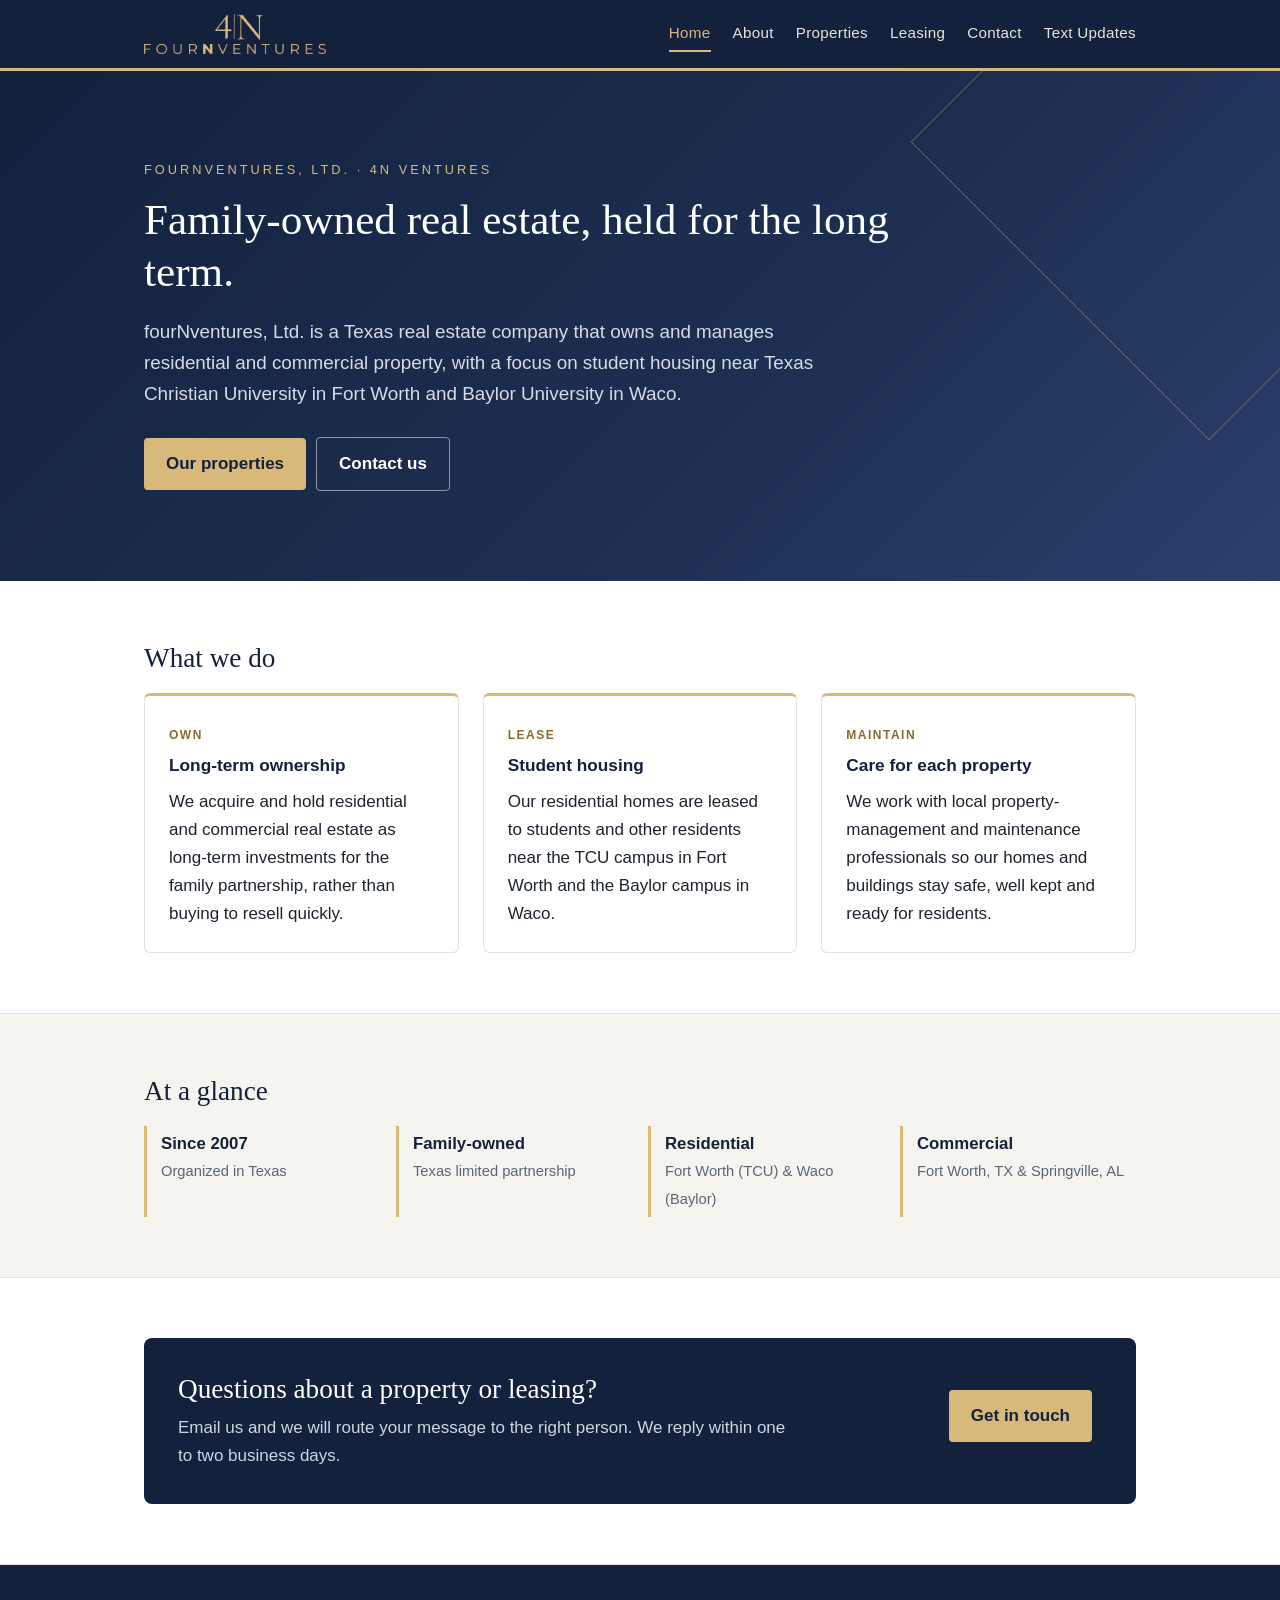
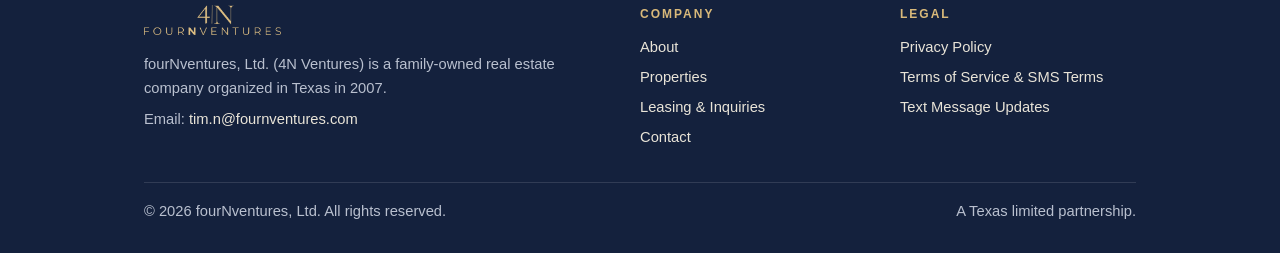
<file: index.html>
<!DOCTYPE html>
<html lang="en">
<head>
<meta charset="utf-8">
<meta name="viewport" content="width=device-width, initial-scale=1">
<title>fourNventures, Ltd. (4N Ventures) | Family-Owned Texas Real Estate</title>
<meta name="description" content="fourNventures, Ltd. (4N Ventures) is a family-owned Texas real estate company that owns and manages student residential housing near TCU and Baylor and commercial property.">
<link rel="canonical" href="https://fournventures.com/">
<meta property="og:type" content="website">
<meta property="og:site_name" content="fourNventures, Ltd.">
<meta property="og:title" content="fourNventures, Ltd. (4N Ventures) | Family-Owned Texas Real Estate">
<meta property="og:description" content="fourNventures, Ltd. (4N Ventures) is a family-owned Texas real estate company that owns and manages student residential housing near TCU and Baylor and commercial property.">
<meta property="og:url" content="https://fournventures.com/">
<meta property="og:image" content="https://fournventures.com/assets/favicon-192.png">
<link rel="icon" href="/favicon.ico" sizes="any">
<link rel="icon" type="image/png" sizes="32x32" href="/assets/favicon-32.png">
<link rel="apple-touch-icon" href="/assets/apple-touch-icon.png">
<meta name="theme-color" content="#14213d">
<link rel="stylesheet" href="/style.css">
<script type="application/ld+json">
{"@context":"https://schema.org","@type":"Organization","name":"fourNventures, Ltd.","alternateName":"4N Ventures","url":"https://fournventures.com","logo":"https://fournventures.com/assets/favicon-192.png","email":"tim.n@fournventures.com","foundingDate":"2007","address":{"@type":"PostalAddress","streetAddress":"6235 Retta Mansfield Rd","addressLocality":"Burleson","addressRegion":"TX","postalCode":"76028","addressCountry":"US"}}
</script>
</head>
<body>
<a class="skip" href="#main">Skip to content</a>
<header class="top"><div class="wrap">
<a class="brand" href="/" aria-label="fourNventures, Ltd. home"><img src="/assets/logo-gold.png" alt="fourNventures (4N Ventures) logo" width="183" height="40"></a>
<nav aria-label="Main"><a href="/" aria-current=page>Home</a><a href="/about">About</a><a href="/properties">Properties</a><a href="/leasing">Leasing</a><a href="/contact">Contact</a><a href="/sms">Text Updates</a></nav>
</div></header>
<div id="main">
<div class="hero"><div class="wrap">
<p class="eyebrow">fourNventures, Ltd. &middot; 4N Ventures</p>
<h1>Family-owned real estate, held for the long term.</h1>
<p class="lead">fourNventures, Ltd. is a Texas real estate company that owns and manages residential and commercial property, with a focus on student housing near Texas Christian University in Fort Worth and Baylor University in Waco.</p>
<a class="btn" href="/properties">Our properties</a><a class="btn ghost" href="/contact">Contact us</a>
</div></div>
<section><div class="wrap">
<h2>What we do</h2>
<div class="grid">
<div class="card"><span class="tag">Own</span><h3>Long-term ownership</h3><p>We acquire and hold residential and commercial real estate as long-term investments for the family partnership, rather than buying to resell quickly.</p></div>
<div class="card"><span class="tag">Lease</span><h3>Student housing</h3><p>Our residential homes are leased to students and other residents near the TCU campus in Fort Worth and the Baylor campus in Waco.</p></div>
<div class="card"><span class="tag">Maintain</span><h3>Care for each property</h3><p>We work with local property-management and maintenance professionals so our homes and buildings stay safe, well kept and ready for residents.</p></div>
</div>
</div></section>
<section class="alt"><div class="wrap">
<h2>At a glance</h2>
<div class="facts">
<div class="fact"><b>Since 2007</b><span>Organized in Texas</span></div>
<div class="fact"><b>Family-owned</b><span>Texas limited partnership</span></div>
<div class="fact"><b>Residential</b><span>Fort Worth (TCU) &amp; Waco (Baylor)</span></div>
<div class="fact"><b>Commercial</b><span>Fort Worth, TX &amp; Springville, AL</span></div>
</div>
</div></section>
<section><div class="wrap">
<div class="cta"><div><h2>Questions about a property or leasing?</h2><p>Email us and we will route your message to the right person. We reply within one to two business days.</p></div><a class="btn" href="/contact">Get in touch</a></div>
</div></section>
</div>
<footer><div class="wrap">
<div class="cols">
<div><img src="/assets/logo-gold.png" alt="fourNventures" width="137" height="30">
<p>fourNventures, Ltd. (4N Ventures) is a family-owned real estate company organized in Texas in 2007.</p>
<p>Email: <a href="mailto:tim.n@fournventures.com">tim.n@fournventures.com</a></p></div>
<div><h4>Company</h4><ul><li><a href="/about">About</a></li><li><a href="/properties">Properties</a></li><li><a href="/leasing">Leasing &amp; Inquiries</a></li><li><a href="/contact">Contact</a></li></ul></div>
<div><h4>Legal</h4><ul><li><a href="/privacy">Privacy Policy</a></li><li><a href="/terms">Terms of Service &amp; SMS Terms</a></li><li><a href="/sms">Text Message Updates</a></li></ul></div>
</div>
<div class="legal"><span>&copy; 2026 fourNventures, Ltd. All rights reserved.</span><span>A Texas limited partnership.</span></div>
</div></footer>
</body>
</html>
</file>
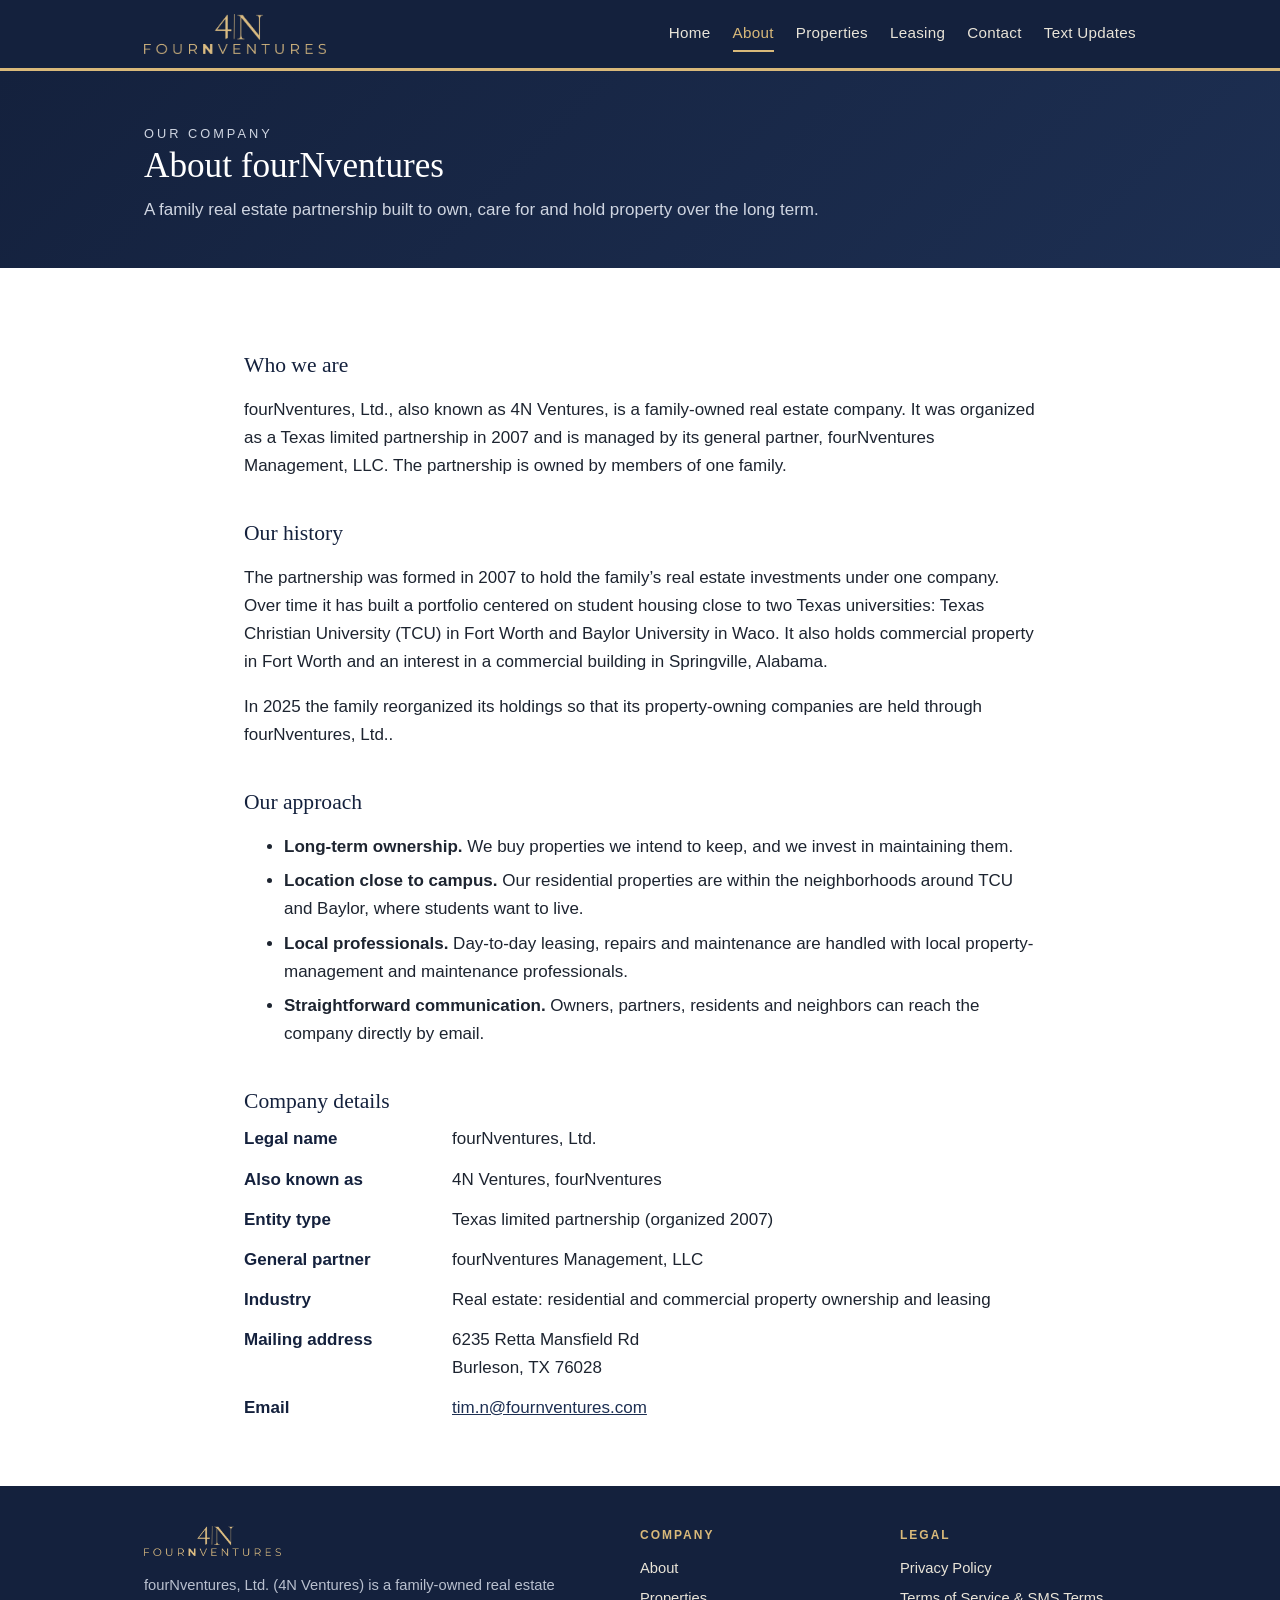
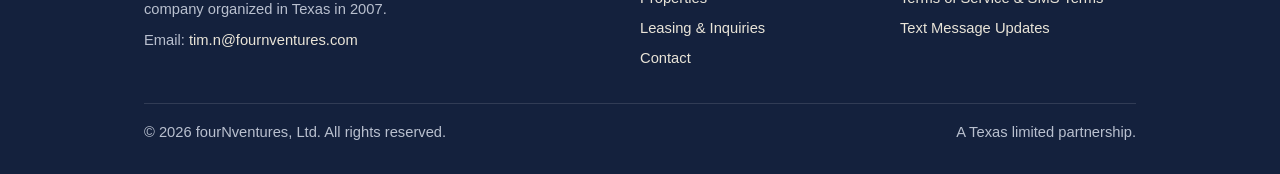
<file: about.html>
<!DOCTYPE html>
<html lang="en">
<head>
<meta charset="utf-8">
<meta name="viewport" content="width=device-width, initial-scale=1">
<title>About Us | fourNventures, Ltd.</title>
<meta name="description" content="About fourNventures, Ltd. (4N Ventures): a family-owned Texas limited partnership, organized in 2007, that owns residential and commercial real estate.">
<link rel="canonical" href="https://fournventures.com/about">
<meta property="og:type" content="website">
<meta property="og:site_name" content="fourNventures, Ltd.">
<meta property="og:title" content="About Us | fourNventures, Ltd.">
<meta property="og:description" content="About fourNventures, Ltd. (4N Ventures): a family-owned Texas limited partnership, organized in 2007, that owns residential and commercial real estate.">
<meta property="og:url" content="https://fournventures.com/about">
<meta property="og:image" content="https://fournventures.com/assets/favicon-192.png">
<link rel="icon" href="/favicon.ico" sizes="any">
<link rel="icon" type="image/png" sizes="32x32" href="/assets/favicon-32.png">
<link rel="apple-touch-icon" href="/assets/apple-touch-icon.png">
<meta name="theme-color" content="#14213d">
<link rel="stylesheet" href="/style.css">
</head>
<body>
<a class="skip" href="#main">Skip to content</a>
<header class="top"><div class="wrap">
<a class="brand" href="/" aria-label="fourNventures, Ltd. home"><img src="/assets/logo-gold.png" alt="fourNventures (4N Ventures) logo" width="183" height="40"></a>
<nav aria-label="Main"><a href="/">Home</a><a href="/about" aria-current=page>About</a><a href="/properties">Properties</a><a href="/leasing">Leasing</a><a href="/contact">Contact</a><a href="/sms">Text Updates</a></nav>
</div></header>
<div id="main">
<div class="pagehead"><div class="wrap"><p class="eyebrow">Our company</p><h1>About fourNventures</h1><p>A family real estate partnership built to own, care for and hold property over the long term.</p></div></div>
<main class="doc"><div class="wrap">
<h2>Who we are</h2>
<p>fourNventures, Ltd., also known as 4N Ventures, is a family-owned real estate company. It was organized as a Texas limited partnership in 2007 and is managed by its general partner, fourNventures Management, LLC. The partnership is owned by members of one family.</p>
<h2>Our history</h2>
<p>The partnership was formed in 2007 to hold the family&rsquo;s real estate investments under one company. Over time it has built a portfolio centered on student housing close to two Texas universities: Texas Christian University (TCU) in Fort Worth and Baylor University in Waco. It also holds commercial property in Fort Worth and an interest in a commercial building in Springville, Alabama.</p>
<p>In 2025 the family reorganized its holdings so that its property-owning companies are held through fourNventures, Ltd..</p>
<h2>Our approach</h2>
<ul>
<li><strong>Long-term ownership.</strong> We buy properties we intend to keep, and we invest in maintaining them.</li>
<li><strong>Location close to campus.</strong> Our residential properties are within the neighborhoods around TCU and Baylor, where students want to live.</li>
<li><strong>Local professionals.</strong> Day-to-day leasing, repairs and maintenance are handled with local property-management and maintenance professionals.</li>
<li><strong>Straightforward communication.</strong> Owners, partners, residents and neighbors can reach the company directly by email.</li>
</ul>
<h2>Company details</h2>
<dl class="contact">
<dt>Legal name</dt><dd>fourNventures, Ltd.</dd>
<dt>Also known as</dt><dd>4N Ventures, fourNventures</dd>
<dt>Entity type</dt><dd>Texas limited partnership (organized 2007)</dd>
<dt>General partner</dt><dd>fourNventures Management, LLC</dd>
<dt>Industry</dt><dd>Real estate: residential and commercial property ownership and leasing</dd>
<dt>Mailing address</dt><dd>6235 Retta Mansfield Rd<br>Burleson, TX 76028</dd>
<dt>Email</dt><dd><a href="mailto:tim.n@fournventures.com">tim.n@fournventures.com</a></dd>
</dl>
</div></main>
</div>
<footer><div class="wrap">
<div class="cols">
<div><img src="/assets/logo-gold.png" alt="fourNventures" width="137" height="30">
<p>fourNventures, Ltd. (4N Ventures) is a family-owned real estate company organized in Texas in 2007.</p>
<p>Email: <a href="mailto:tim.n@fournventures.com">tim.n@fournventures.com</a></p></div>
<div><h4>Company</h4><ul><li><a href="/about">About</a></li><li><a href="/properties">Properties</a></li><li><a href="/leasing">Leasing &amp; Inquiries</a></li><li><a href="/contact">Contact</a></li></ul></div>
<div><h4>Legal</h4><ul><li><a href="/privacy">Privacy Policy</a></li><li><a href="/terms">Terms of Service &amp; SMS Terms</a></li><li><a href="/sms">Text Message Updates</a></li></ul></div>
</div>
<div class="legal"><span>&copy; 2026 fourNventures, Ltd. All rights reserved.</span><span>A Texas limited partnership.</span></div>
</div></footer>
</body>
</html>
</file>
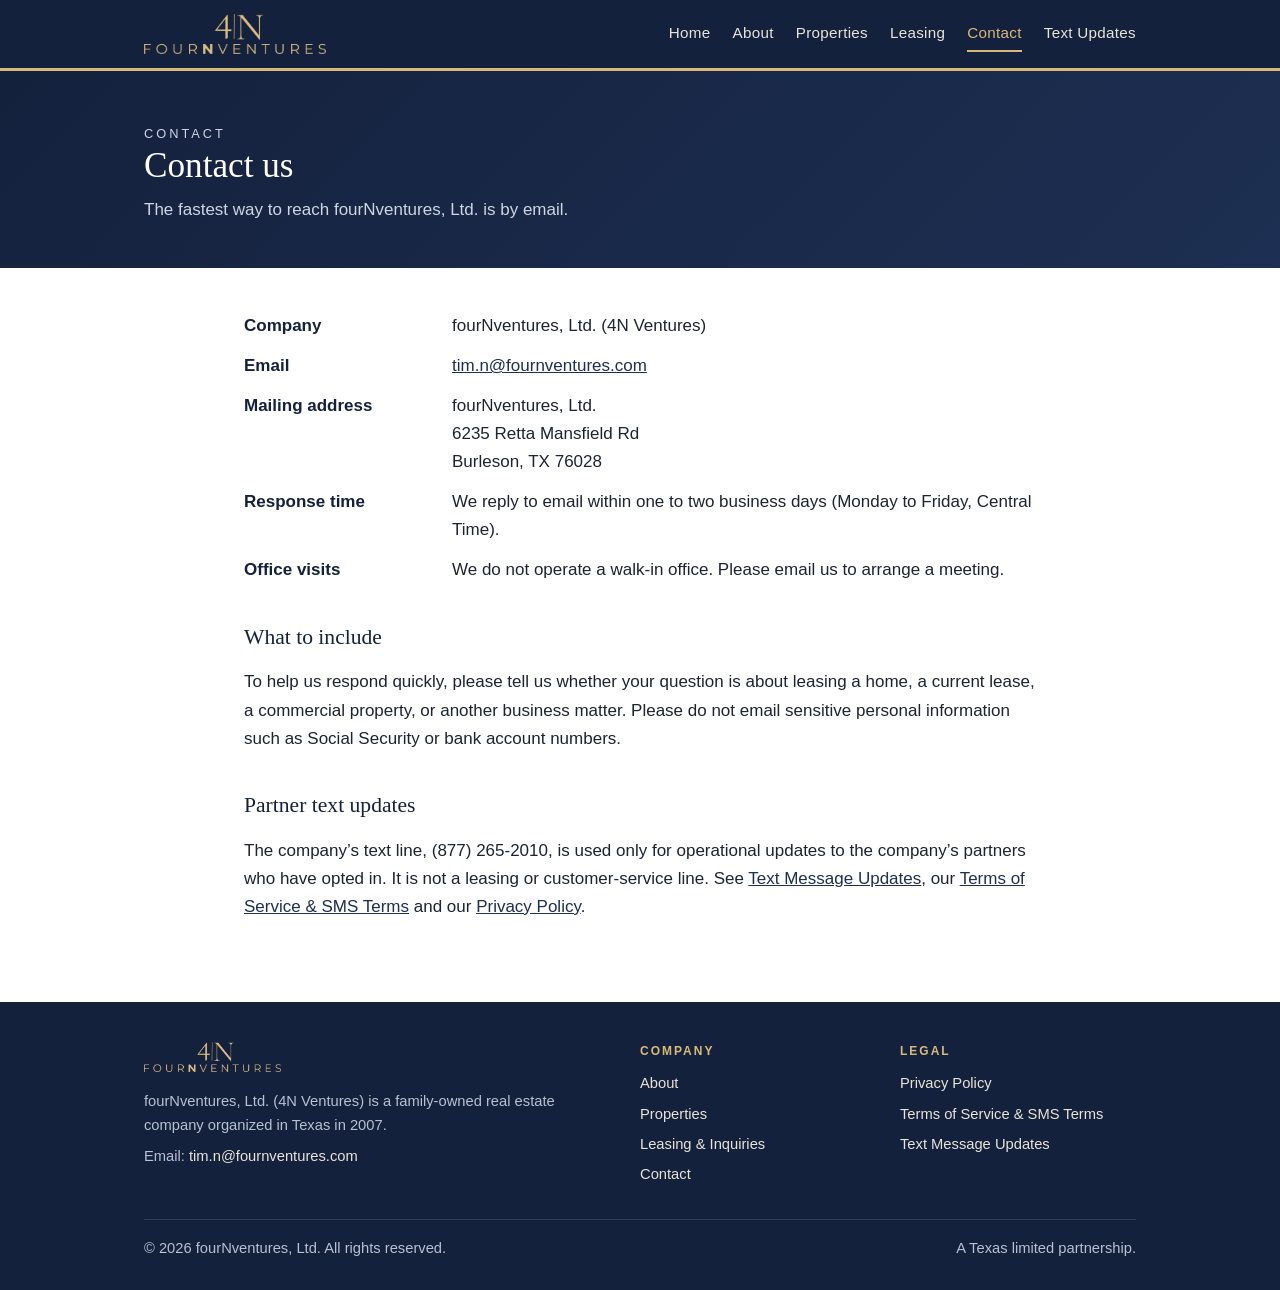
<file: contact.html>
<!DOCTYPE html>
<html lang="en">
<head>
<meta charset="utf-8">
<meta name="viewport" content="width=device-width, initial-scale=1">
<title>Contact Us | fourNventures, Ltd.</title>
<meta name="description" content="Contact fourNventures, Ltd. (4N Ventures) by email at tim.n@fournventures.com or by mail at 6235 Retta Mansfield Rd, Burleson, TX 76028.">
<link rel="canonical" href="https://fournventures.com/contact">
<meta property="og:type" content="website">
<meta property="og:site_name" content="fourNventures, Ltd.">
<meta property="og:title" content="Contact Us | fourNventures, Ltd.">
<meta property="og:description" content="Contact fourNventures, Ltd. (4N Ventures) by email at tim.n@fournventures.com or by mail at 6235 Retta Mansfield Rd, Burleson, TX 76028.">
<meta property="og:url" content="https://fournventures.com/contact">
<meta property="og:image" content="https://fournventures.com/assets/favicon-192.png">
<link rel="icon" href="/favicon.ico" sizes="any">
<link rel="icon" type="image/png" sizes="32x32" href="/assets/favicon-32.png">
<link rel="apple-touch-icon" href="/assets/apple-touch-icon.png">
<meta name="theme-color" content="#14213d">
<link rel="stylesheet" href="/style.css">
</head>
<body>
<a class="skip" href="#main">Skip to content</a>
<header class="top"><div class="wrap">
<a class="brand" href="/" aria-label="fourNventures, Ltd. home"><img src="/assets/logo-gold.png" alt="fourNventures (4N Ventures) logo" width="183" height="40"></a>
<nav aria-label="Main"><a href="/">Home</a><a href="/about">About</a><a href="/properties">Properties</a><a href="/leasing">Leasing</a><a href="/contact" aria-current=page>Contact</a><a href="/sms">Text Updates</a></nav>
</div></header>
<div id="main">
<div class="pagehead"><div class="wrap"><p class="eyebrow">Contact</p><h1>Contact us</h1><p>The fastest way to reach fourNventures, Ltd. is by email.</p></div></div>
<main class="doc"><div class="wrap">
<dl class="contact">
<dt>Company</dt><dd>fourNventures, Ltd. (4N Ventures)</dd>
<dt>Email</dt><dd><a href="mailto:tim.n@fournventures.com">tim.n@fournventures.com</a></dd>
<dt>Mailing address</dt><dd>fourNventures, Ltd.<br>6235 Retta Mansfield Rd<br>Burleson, TX 76028</dd>
<dt>Response time</dt><dd>We reply to email within one to two business days (Monday to Friday, Central Time).</dd>
<dt>Office visits</dt><dd>We do not operate a walk-in office. Please email us to arrange a meeting.</dd>
</dl>
<h2>What to include</h2>
<p>To help us respond quickly, please tell us whether your question is about leasing a home, a current lease, a commercial property, or another business matter. Please do not email sensitive personal information such as Social Security or bank account numbers.</p>
<h2>Partner text updates</h2>
<p>The company&rsquo;s text line, (877) 265-2010, is used only for operational updates to the company&rsquo;s partners who have opted in. It is not a leasing or customer-service line. See <a href="/sms">Text Message Updates</a>, our <a href="/terms">Terms of Service &amp; SMS Terms</a> and our <a href="/privacy">Privacy Policy</a>.</p>
</div></main>
</div>
<footer><div class="wrap">
<div class="cols">
<div><img src="/assets/logo-gold.png" alt="fourNventures" width="137" height="30">
<p>fourNventures, Ltd. (4N Ventures) is a family-owned real estate company organized in Texas in 2007.</p>
<p>Email: <a href="mailto:tim.n@fournventures.com">tim.n@fournventures.com</a></p></div>
<div><h4>Company</h4><ul><li><a href="/about">About</a></li><li><a href="/properties">Properties</a></li><li><a href="/leasing">Leasing &amp; Inquiries</a></li><li><a href="/contact">Contact</a></li></ul></div>
<div><h4>Legal</h4><ul><li><a href="/privacy">Privacy Policy</a></li><li><a href="/terms">Terms of Service &amp; SMS Terms</a></li><li><a href="/sms">Text Message Updates</a></li></ul></div>
</div>
<div class="legal"><span>&copy; 2026 fourNventures, Ltd. All rights reserved.</span><span>A Texas limited partnership.</span></div>
</div></footer>
</body>
</html>
</file>
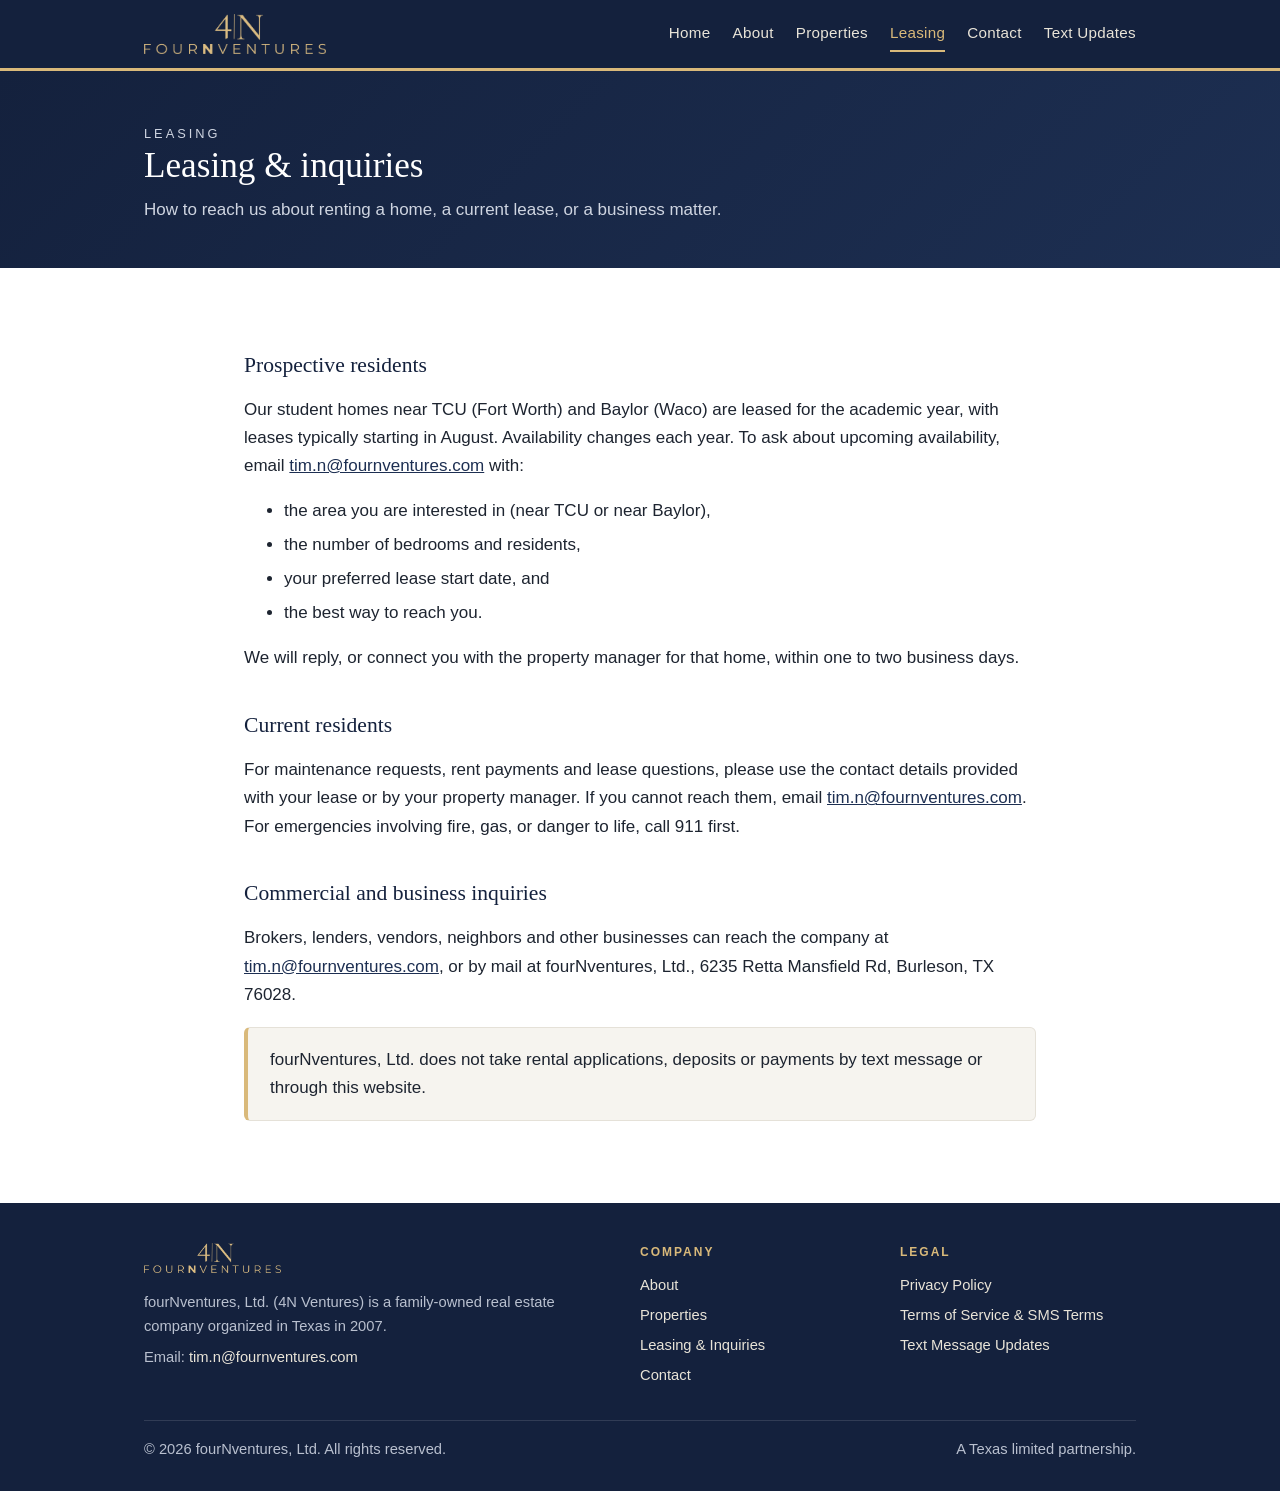
<file: leasing.html>
<!DOCTYPE html>
<html lang="en">
<head>
<meta charset="utf-8">
<meta name="viewport" content="width=device-width, initial-scale=1">
<title>Leasing & Inquiries | fourNventures, Ltd.</title>
<meta name="description" content="How to ask fourNventures, Ltd. about leasing a student home near TCU or Baylor, current resident questions, and commercial or business inquiries.">
<link rel="canonical" href="https://fournventures.com/leasing">
<meta property="og:type" content="website">
<meta property="og:site_name" content="fourNventures, Ltd.">
<meta property="og:title" content="Leasing & Inquiries | fourNventures, Ltd.">
<meta property="og:description" content="How to ask fourNventures, Ltd. about leasing a student home near TCU or Baylor, current resident questions, and commercial or business inquiries.">
<meta property="og:url" content="https://fournventures.com/leasing">
<meta property="og:image" content="https://fournventures.com/assets/favicon-192.png">
<link rel="icon" href="/favicon.ico" sizes="any">
<link rel="icon" type="image/png" sizes="32x32" href="/assets/favicon-32.png">
<link rel="apple-touch-icon" href="/assets/apple-touch-icon.png">
<meta name="theme-color" content="#14213d">
<link rel="stylesheet" href="/style.css">
</head>
<body>
<a class="skip" href="#main">Skip to content</a>
<header class="top"><div class="wrap">
<a class="brand" href="/" aria-label="fourNventures, Ltd. home"><img src="/assets/logo-gold.png" alt="fourNventures (4N Ventures) logo" width="183" height="40"></a>
<nav aria-label="Main"><a href="/">Home</a><a href="/about">About</a><a href="/properties">Properties</a><a href="/leasing" aria-current=page>Leasing</a><a href="/contact">Contact</a><a href="/sms">Text Updates</a></nav>
</div></header>
<div id="main">
<div class="pagehead"><div class="wrap"><p class="eyebrow">Leasing</p><h1>Leasing &amp; inquiries</h1><p>How to reach us about renting a home, a current lease, or a business matter.</p></div></div>
<main class="doc"><div class="wrap">
<h2>Prospective residents</h2>
<p>Our student homes near TCU (Fort Worth) and Baylor (Waco) are leased for the academic year, with leases typically starting in August. Availability changes each year. To ask about upcoming availability, email <a href="mailto:tim.n@fournventures.com?subject=Leasing%20inquiry">tim.n@fournventures.com</a> with:</p>
<ul>
<li>the area you are interested in (near TCU or near Baylor),</li>
<li>the number of bedrooms and residents,</li>
<li>your preferred lease start date, and</li>
<li>the best way to reach you.</li>
</ul>
<p>We will reply, or connect you with the property manager for that home, within one to two business days.</p>
<h2>Current residents</h2>
<p>For maintenance requests, rent payments and lease questions, please use the contact details provided with your lease or by your property manager. If you cannot reach them, email <a href="mailto:tim.n@fournventures.com">tim.n@fournventures.com</a>. For emergencies involving fire, gas, or danger to life, call 911 first.</p>
<h2>Commercial and business inquiries</h2>
<p>Brokers, lenders, vendors, neighbors and other businesses can reach the company at <a href="mailto:tim.n@fournventures.com">tim.n@fournventures.com</a>, or by mail at fourNventures, Ltd., 6235 Retta Mansfield Rd, Burleson, TX 76028.</p>
<div class="notice">fourNventures, Ltd. does not take rental applications, deposits or payments by text message or through this website.</div>
</div></main>
</div>
<footer><div class="wrap">
<div class="cols">
<div><img src="/assets/logo-gold.png" alt="fourNventures" width="137" height="30">
<p>fourNventures, Ltd. (4N Ventures) is a family-owned real estate company organized in Texas in 2007.</p>
<p>Email: <a href="mailto:tim.n@fournventures.com">tim.n@fournventures.com</a></p></div>
<div><h4>Company</h4><ul><li><a href="/about">About</a></li><li><a href="/properties">Properties</a></li><li><a href="/leasing">Leasing &amp; Inquiries</a></li><li><a href="/contact">Contact</a></li></ul></div>
<div><h4>Legal</h4><ul><li><a href="/privacy">Privacy Policy</a></li><li><a href="/terms">Terms of Service &amp; SMS Terms</a></li><li><a href="/sms">Text Message Updates</a></li></ul></div>
</div>
<div class="legal"><span>&copy; 2026 fourNventures, Ltd. All rights reserved.</span><span>A Texas limited partnership.</span></div>
</div></footer>
</body>
</html>
</file>
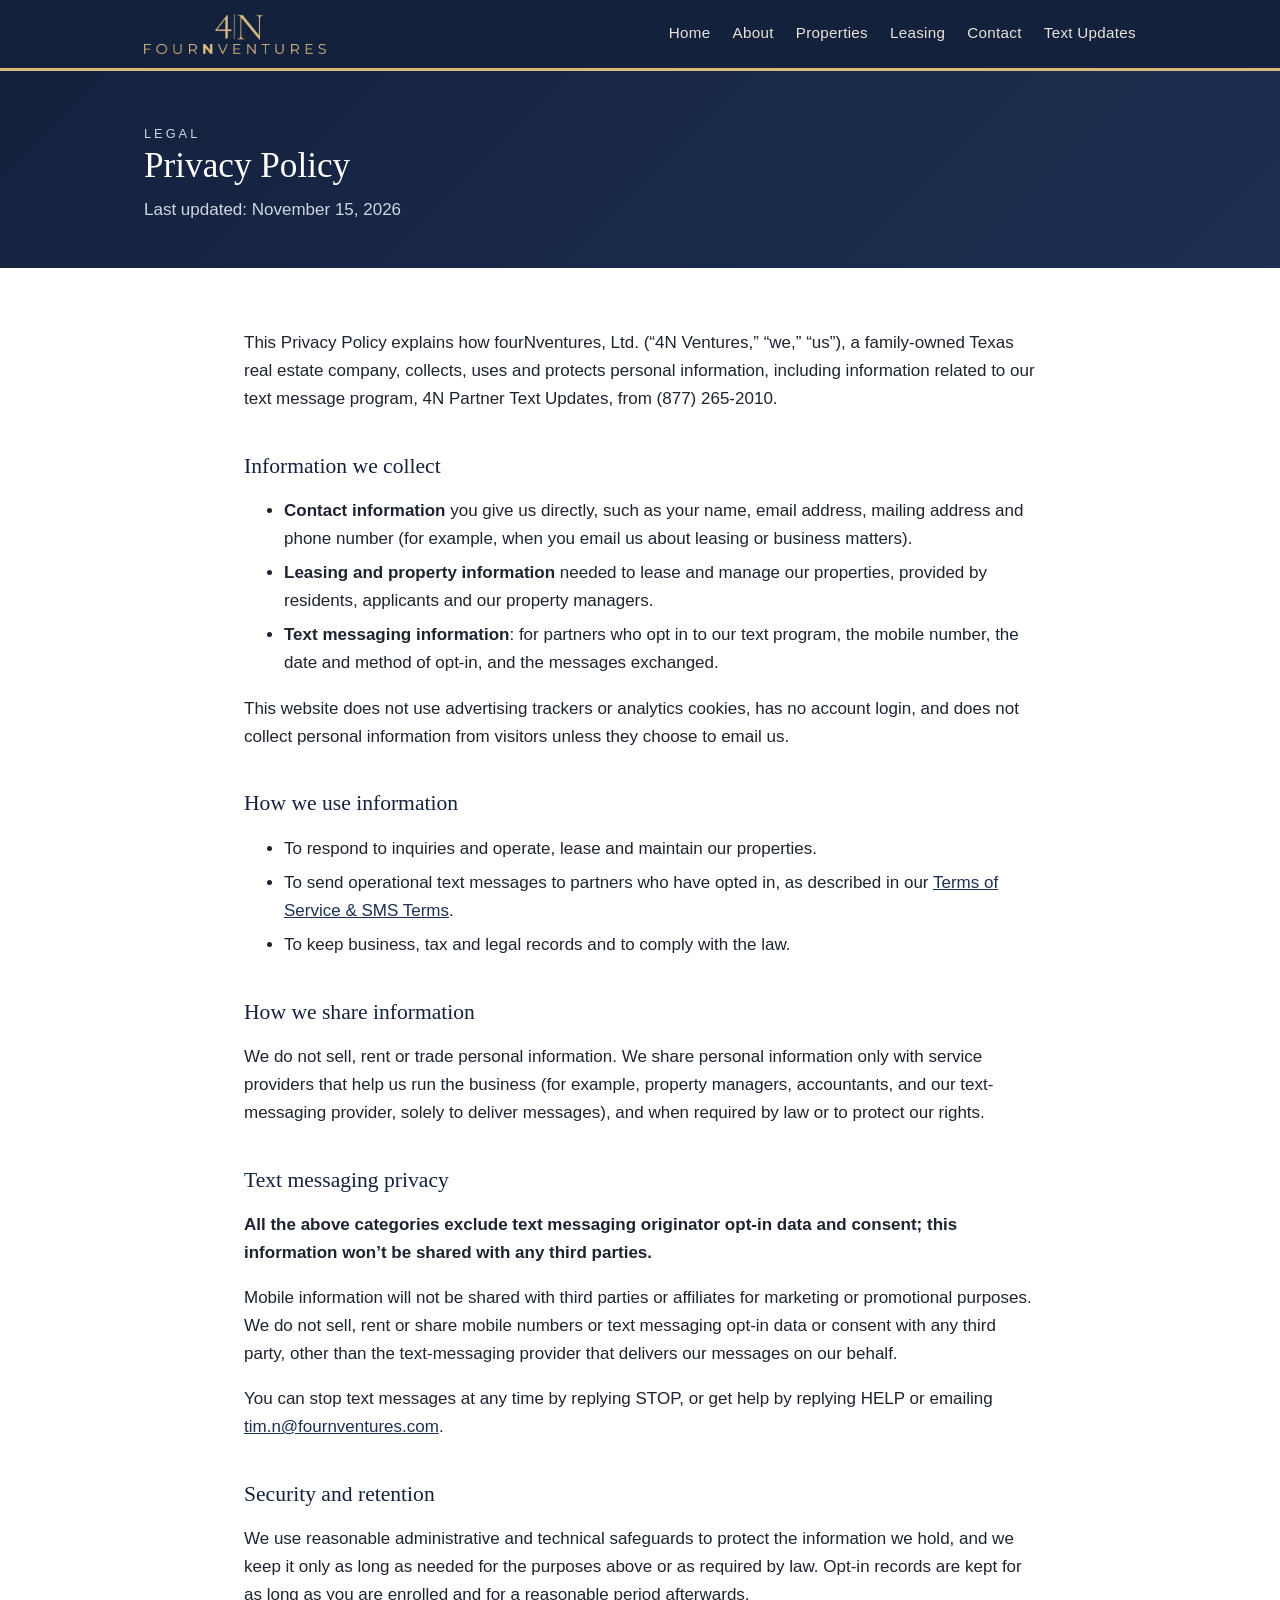
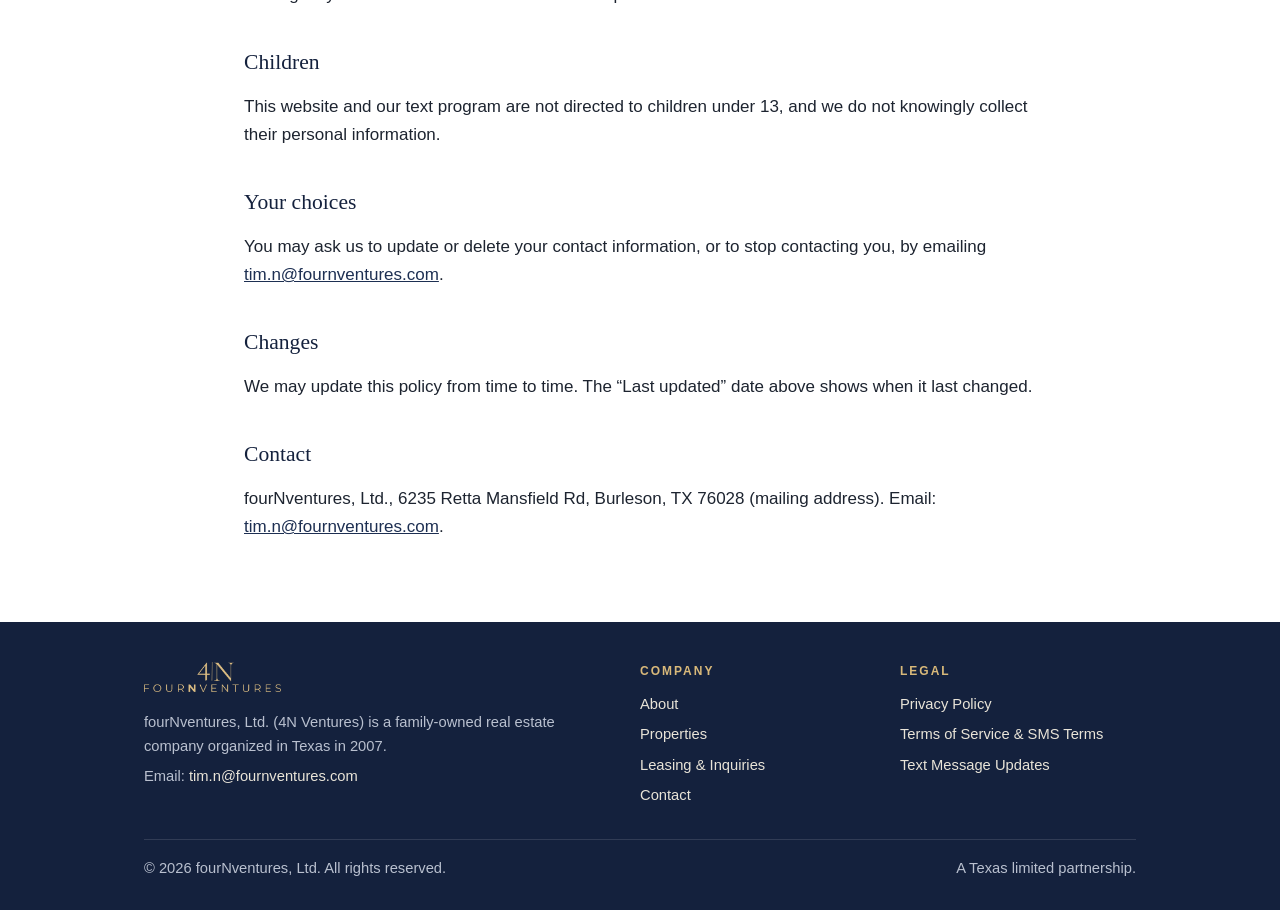
<file: privacy.html>
<!DOCTYPE html>
<html lang="en">
<head>
<meta charset="utf-8">
<meta name="viewport" content="width=device-width, initial-scale=1">
<title>Privacy Policy | fourNventures, Ltd.</title>
<meta name="description" content="Privacy Policy of fourNventures, Ltd. (4N Ventures): what information we collect, how we use it, text messaging privacy, and how to contact us.">
<link rel="canonical" href="https://fournventures.com/privacy">
<meta property="og:type" content="website">
<meta property="og:site_name" content="fourNventures, Ltd.">
<meta property="og:title" content="Privacy Policy | fourNventures, Ltd.">
<meta property="og:description" content="Privacy Policy of fourNventures, Ltd. (4N Ventures): what information we collect, how we use it, text messaging privacy, and how to contact us.">
<meta property="og:url" content="https://fournventures.com/privacy">
<meta property="og:image" content="https://fournventures.com/assets/favicon-192.png">
<link rel="icon" href="/favicon.ico" sizes="any">
<link rel="icon" type="image/png" sizes="32x32" href="/assets/favicon-32.png">
<link rel="apple-touch-icon" href="/assets/apple-touch-icon.png">
<meta name="theme-color" content="#14213d">
<link rel="stylesheet" href="/style.css">
</head>
<body>
<a class="skip" href="#main">Skip to content</a>
<header class="top"><div class="wrap">
<a class="brand" href="/" aria-label="fourNventures, Ltd. home"><img src="/assets/logo-gold.png" alt="fourNventures (4N Ventures) logo" width="183" height="40"></a>
<nav aria-label="Main"><a href="/">Home</a><a href="/about">About</a><a href="/properties">Properties</a><a href="/leasing">Leasing</a><a href="/contact">Contact</a><a href="/sms">Text Updates</a></nav>
</div></header>
<div id="main">
<div class="pagehead"><div class="wrap"><p class="eyebrow">Legal</p><h1>Privacy Policy</h1><p>Last updated: November 15, 2026</p></div></div>
<main class="doc"><div class="wrap">
<p>This Privacy Policy explains how fourNventures, Ltd. (&ldquo;4N Ventures,&rdquo; &ldquo;we,&rdquo; &ldquo;us&rdquo;), a family-owned Texas real estate company, collects, uses and protects personal information, including information related to our text message program, 4N Partner Text Updates, from (877) 265-2010.</p>
<h2>Information we collect</h2>
<ul>
<li><strong>Contact information</strong> you give us directly, such as your name, email address, mailing address and phone number (for example, when you email us about leasing or business matters).</li>
<li><strong>Leasing and property information</strong> needed to lease and manage our properties, provided by residents, applicants and our property managers.</li>
<li><strong>Text messaging information</strong>: for partners who opt in to our text program, the mobile number, the date and method of opt-in, and the messages exchanged.</li>
</ul>
<p>This website does not use advertising trackers or analytics cookies, has no account login, and does not collect personal information from visitors unless they choose to email us.</p>
<h2>How we use information</h2>
<ul>
<li>To respond to inquiries and operate, lease and maintain our properties.</li>
<li>To send operational text messages to partners who have opted in, as described in our <a href="/terms">Terms of Service &amp; SMS Terms</a>.</li>
<li>To keep business, tax and legal records and to comply with the law.</li>
</ul>
<h2>How we share information</h2>
<p>We do not sell, rent or trade personal information. We share personal information only with service providers that help us run the business (for example, property managers, accountants, and our text-messaging provider, solely to deliver messages), and when required by law or to protect our rights.</p>
<h2>Text messaging privacy</h2>
<p><strong>All the above categories exclude text messaging originator opt-in data and consent; this information won&rsquo;t be shared with any third parties.</strong></p>
<p>Mobile information will not be shared with third parties or affiliates for marketing or promotional purposes. We do not sell, rent or share mobile numbers or text messaging opt-in data or consent with any third party, other than the text-messaging provider that delivers our messages on our behalf.</p>
<p>You can stop text messages at any time by replying STOP, or get help by replying HELP or emailing <a href="mailto:tim.n@fournventures.com">tim.n@fournventures.com</a>.</p>
<h2>Security and retention</h2>
<p>We use reasonable administrative and technical safeguards to protect the information we hold, and we keep it only as long as needed for the purposes above or as required by law. Opt-in records are kept for as long as you are enrolled and for a reasonable period afterwards.</p>
<h2>Children</h2>
<p>This website and our text program are not directed to children under 13, and we do not knowingly collect their personal information.</p>
<h2>Your choices</h2>
<p>You may ask us to update or delete your contact information, or to stop contacting you, by emailing <a href="mailto:tim.n@fournventures.com">tim.n@fournventures.com</a>.</p>
<h2>Changes</h2>
<p>We may update this policy from time to time. The &ldquo;Last updated&rdquo; date above shows when it last changed.</p>
<h2>Contact</h2>
<p>fourNventures, Ltd., 6235 Retta Mansfield Rd, Burleson, TX 76028 (mailing address). Email: <a href="mailto:tim.n@fournventures.com">tim.n@fournventures.com</a>.</p>
</div></main>
</div>
<footer><div class="wrap">
<div class="cols">
<div><img src="/assets/logo-gold.png" alt="fourNventures" width="137" height="30">
<p>fourNventures, Ltd. (4N Ventures) is a family-owned real estate company organized in Texas in 2007.</p>
<p>Email: <a href="mailto:tim.n@fournventures.com">tim.n@fournventures.com</a></p></div>
<div><h4>Company</h4><ul><li><a href="/about">About</a></li><li><a href="/properties">Properties</a></li><li><a href="/leasing">Leasing &amp; Inquiries</a></li><li><a href="/contact">Contact</a></li></ul></div>
<div><h4>Legal</h4><ul><li><a href="/privacy">Privacy Policy</a></li><li><a href="/terms">Terms of Service &amp; SMS Terms</a></li><li><a href="/sms">Text Message Updates</a></li></ul></div>
</div>
<div class="legal"><span>&copy; 2026 fourNventures, Ltd. All rights reserved.</span><span>A Texas limited partnership.</span></div>
</div></footer>
</body>
</html>
</file>
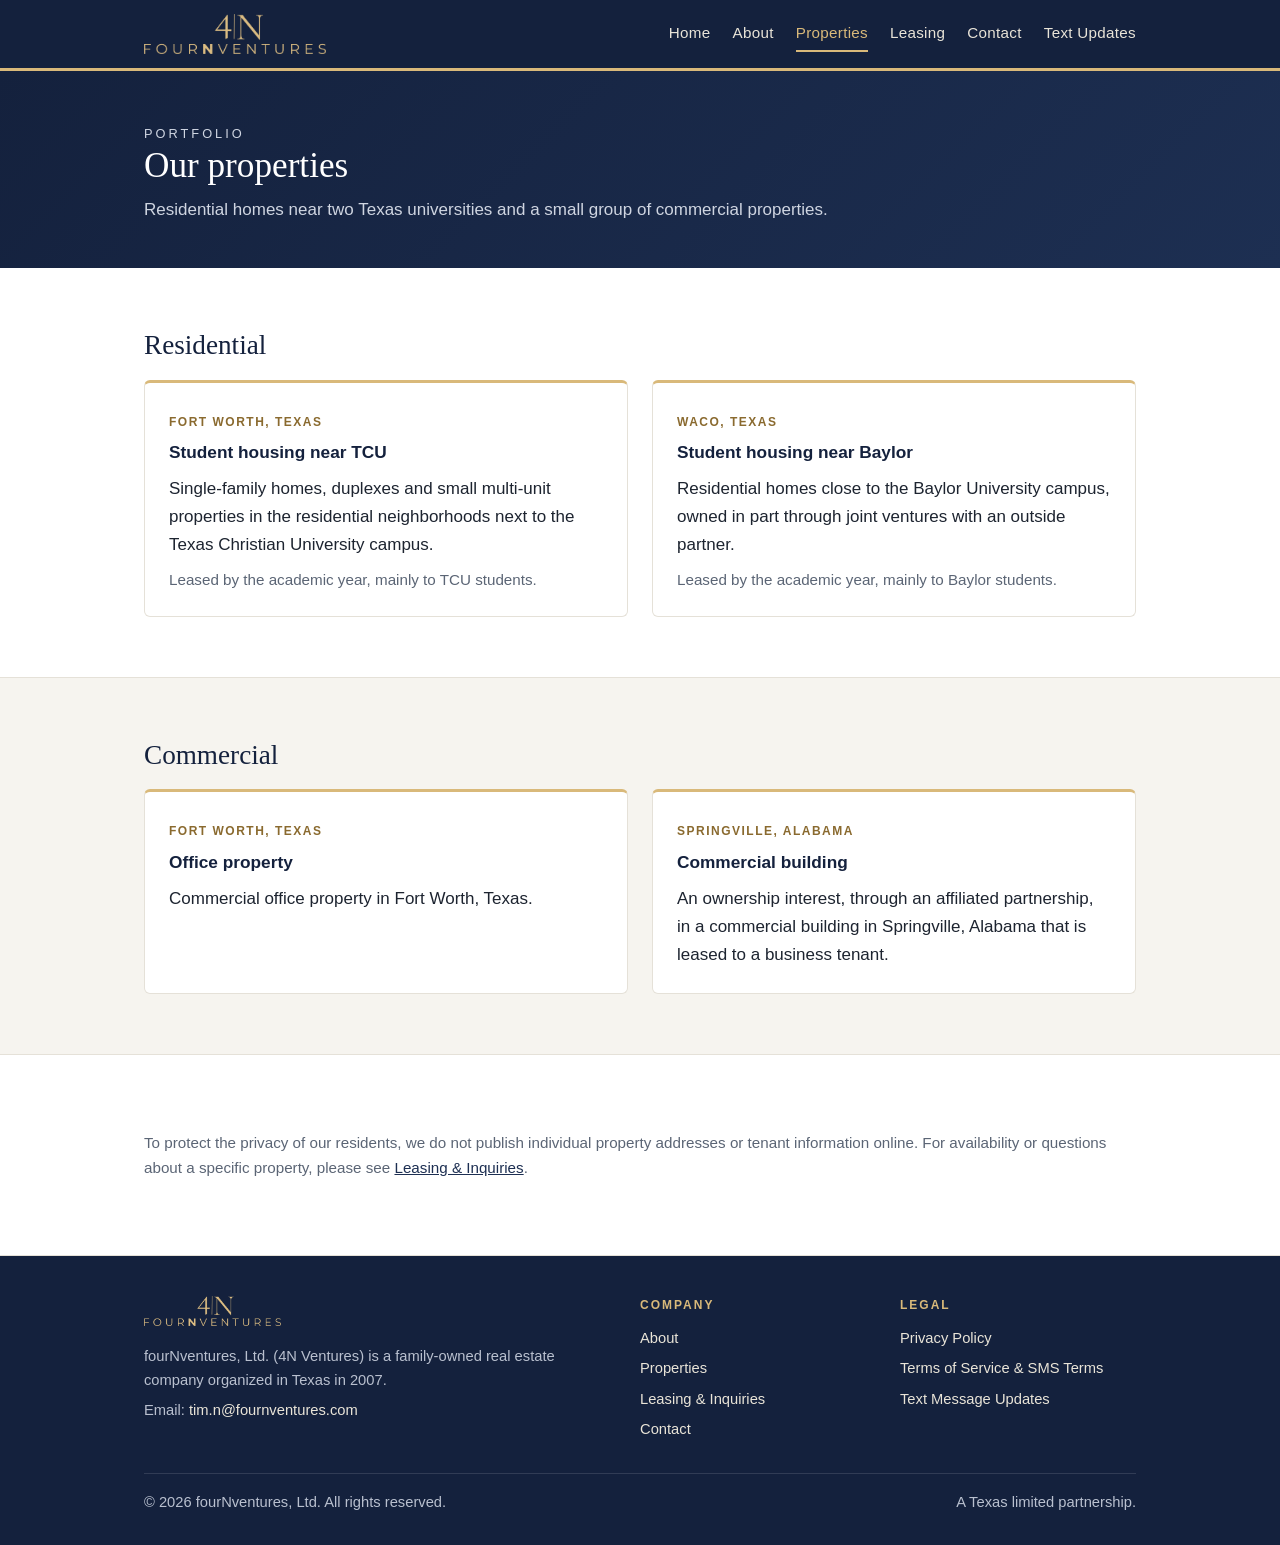
<file: properties.html>
<!DOCTYPE html>
<html lang="en">
<head>
<meta charset="utf-8">
<meta name="viewport" content="width=device-width, initial-scale=1">
<title>Properties | fourNventures, Ltd.</title>
<meta name="description" content="fourNventures, Ltd. property portfolio: student residential housing near TCU in Fort Worth and Baylor in Waco, plus commercial property in Fort Worth, Texas and Springville, Alabama.">
<link rel="canonical" href="https://fournventures.com/properties">
<meta property="og:type" content="website">
<meta property="og:site_name" content="fourNventures, Ltd.">
<meta property="og:title" content="Properties | fourNventures, Ltd.">
<meta property="og:description" content="fourNventures, Ltd. property portfolio: student residential housing near TCU in Fort Worth and Baylor in Waco, plus commercial property in Fort Worth, Texas and Springville, Alabama.">
<meta property="og:url" content="https://fournventures.com/properties">
<meta property="og:image" content="https://fournventures.com/assets/favicon-192.png">
<link rel="icon" href="/favicon.ico" sizes="any">
<link rel="icon" type="image/png" sizes="32x32" href="/assets/favicon-32.png">
<link rel="apple-touch-icon" href="/assets/apple-touch-icon.png">
<meta name="theme-color" content="#14213d">
<link rel="stylesheet" href="/style.css">
</head>
<body>
<a class="skip" href="#main">Skip to content</a>
<header class="top"><div class="wrap">
<a class="brand" href="/" aria-label="fourNventures, Ltd. home"><img src="/assets/logo-gold.png" alt="fourNventures (4N Ventures) logo" width="183" height="40"></a>
<nav aria-label="Main"><a href="/">Home</a><a href="/about">About</a><a href="/properties" aria-current=page>Properties</a><a href="/leasing">Leasing</a><a href="/contact">Contact</a><a href="/sms">Text Updates</a></nav>
</div></header>
<div id="main">
<div class="pagehead"><div class="wrap"><p class="eyebrow">Portfolio</p><h1>Our properties</h1><p>Residential homes near two Texas universities and a small group of commercial properties.</p></div></div>
<section><div class="wrap">
<h2>Residential</h2>
<div class="grid two">
<div class="card"><span class="tag">Fort Worth, Texas</span><h3>Student housing near TCU</h3><p>Single-family homes, duplexes and small multi-unit properties in the residential neighborhoods next to the Texas Christian University campus.</p><p class="muted">Leased by the academic year, mainly to TCU students.</p></div>
<div class="card"><span class="tag">Waco, Texas</span><h3>Student housing near Baylor</h3><p>Residential homes close to the Baylor University campus, owned in part through joint ventures with an outside partner.</p><p class="muted">Leased by the academic year, mainly to Baylor students.</p></div>
</div>
</div></section>
<section class="alt"><div class="wrap">
<h2>Commercial</h2>
<div class="grid two">
<div class="card"><span class="tag">Fort Worth, Texas</span><h3>Office property</h3><p>Commercial office property in Fort Worth, Texas.</p></div>
<div class="card"><span class="tag">Springville, Alabama</span><h3>Commercial building</h3><p>An ownership interest, through an affiliated partnership, in a commercial building in Springville, Alabama that is leased to a business tenant.</p></div>
</div>
</div></section>
<section><div class="wrap">
<p class="muted">To protect the privacy of our residents, we do not publish individual property addresses or tenant information online. For availability or questions about a specific property, please see <a href="/leasing">Leasing &amp; Inquiries</a>.</p>
</div></section>
</div>
<footer><div class="wrap">
<div class="cols">
<div><img src="/assets/logo-gold.png" alt="fourNventures" width="137" height="30">
<p>fourNventures, Ltd. (4N Ventures) is a family-owned real estate company organized in Texas in 2007.</p>
<p>Email: <a href="mailto:tim.n@fournventures.com">tim.n@fournventures.com</a></p></div>
<div><h4>Company</h4><ul><li><a href="/about">About</a></li><li><a href="/properties">Properties</a></li><li><a href="/leasing">Leasing &amp; Inquiries</a></li><li><a href="/contact">Contact</a></li></ul></div>
<div><h4>Legal</h4><ul><li><a href="/privacy">Privacy Policy</a></li><li><a href="/terms">Terms of Service &amp; SMS Terms</a></li><li><a href="/sms">Text Message Updates</a></li></ul></div>
</div>
<div class="legal"><span>&copy; 2026 fourNventures, Ltd. All rights reserved.</span><span>A Texas limited partnership.</span></div>
</div></footer>
</body>
</html>
</file>
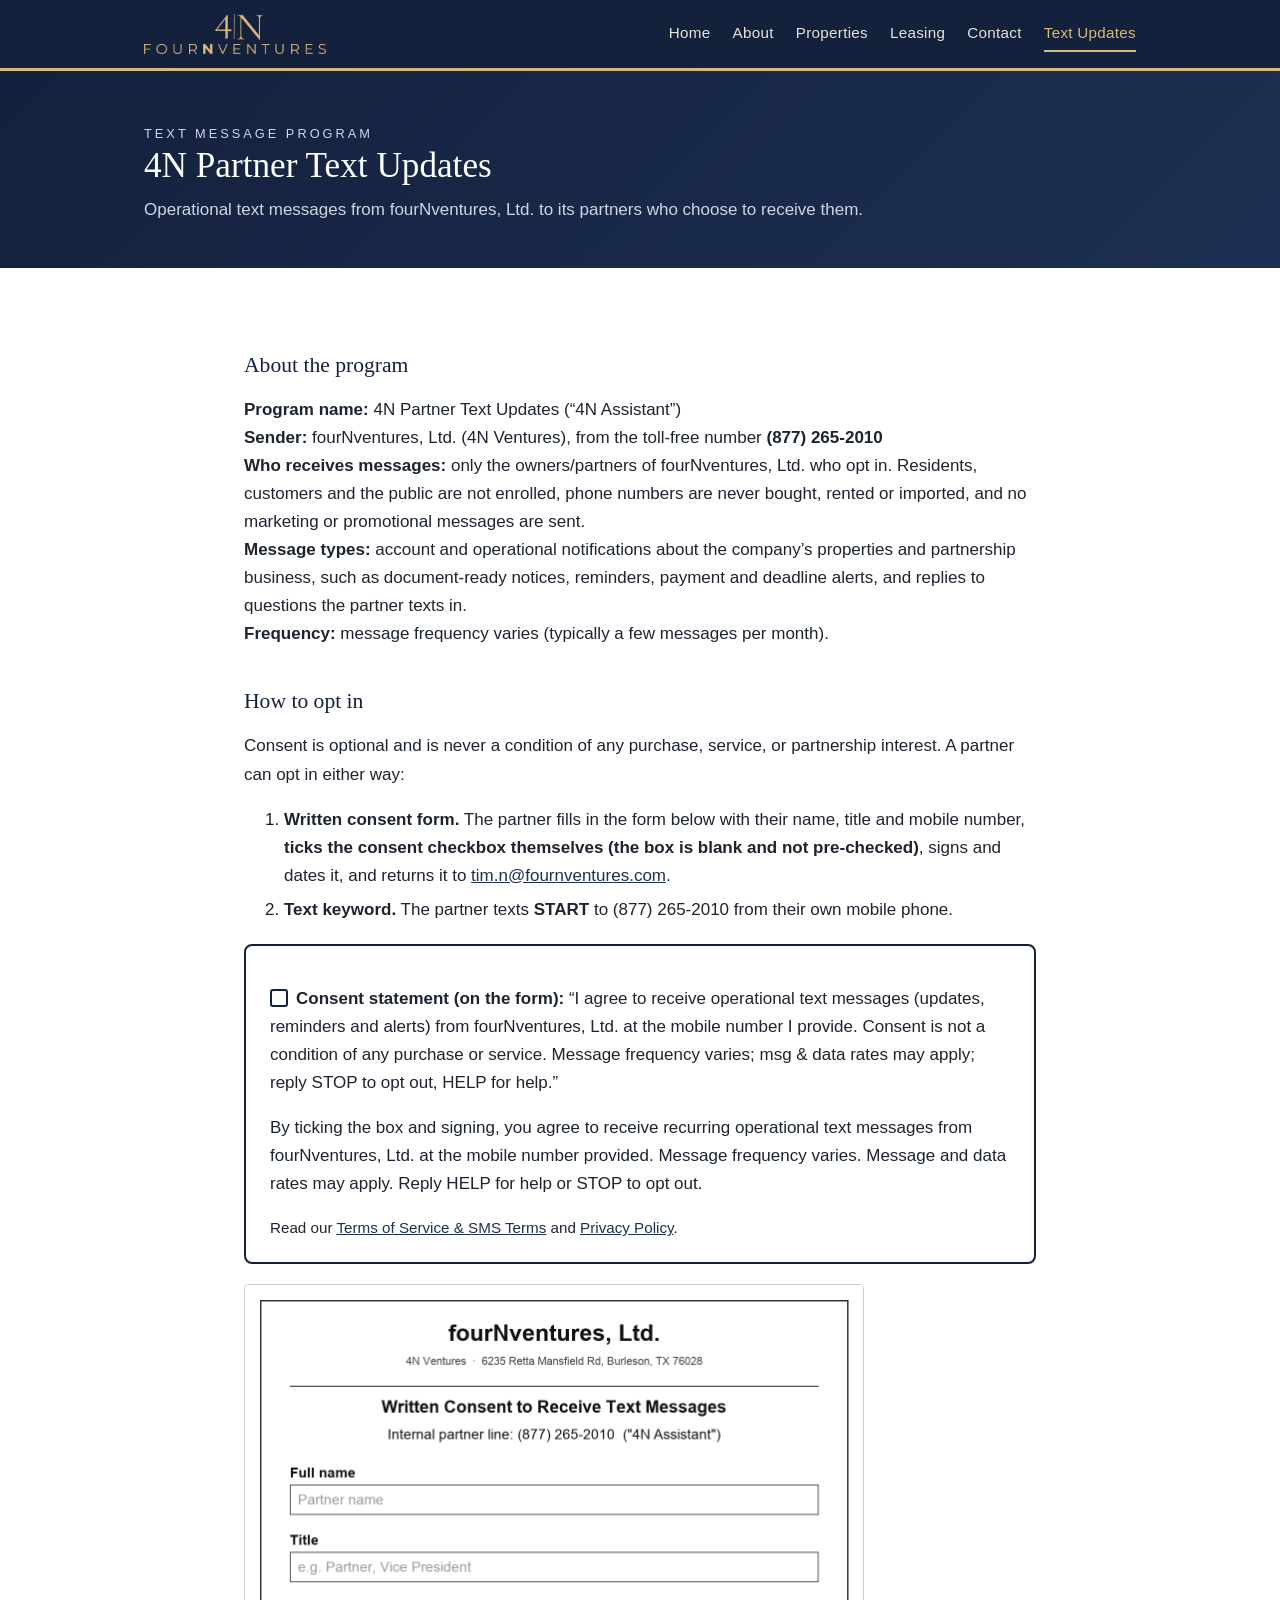
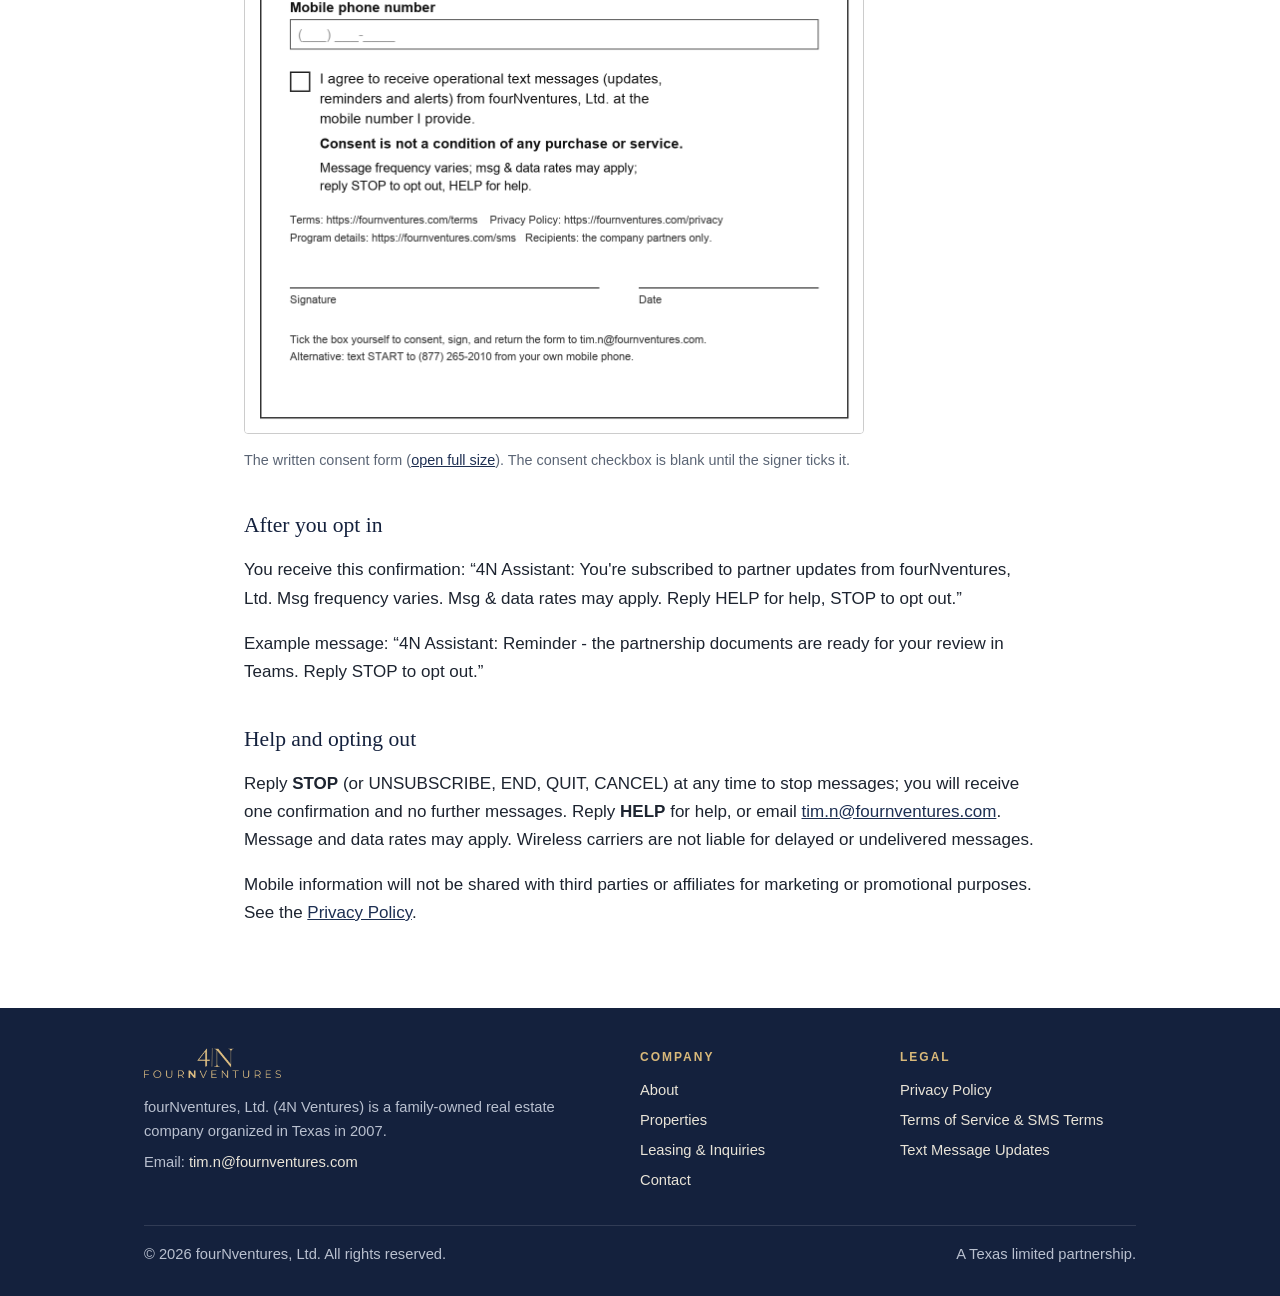
<file: sms.html>
<!DOCTYPE html>
<html lang="en">
<head>
<meta charset="utf-8">
<meta name="viewport" content="width=device-width, initial-scale=1">
<title>Text Message Updates (Opt-In) | fourNventures, Ltd.</title>
<meta name="description" content="How partners of fourNventures, Ltd. opt in to operational text message updates from (877) 265-2010, including the written consent form, frequency, rates, HELP and STOP.">
<link rel="canonical" href="https://fournventures.com/sms">
<meta property="og:type" content="website">
<meta property="og:site_name" content="fourNventures, Ltd.">
<meta property="og:title" content="Text Message Updates (Opt-In) | fourNventures, Ltd.">
<meta property="og:description" content="How partners of fourNventures, Ltd. opt in to operational text message updates from (877) 265-2010, including the written consent form, frequency, rates, HELP and STOP.">
<meta property="og:url" content="https://fournventures.com/sms">
<meta property="og:image" content="https://fournventures.com/assets/favicon-192.png">
<link rel="icon" href="/favicon.ico" sizes="any">
<link rel="icon" type="image/png" sizes="32x32" href="/assets/favicon-32.png">
<link rel="apple-touch-icon" href="/assets/apple-touch-icon.png">
<meta name="theme-color" content="#14213d">
<link rel="stylesheet" href="/style.css">
</head>
<body>
<a class="skip" href="#main">Skip to content</a>
<header class="top"><div class="wrap">
<a class="brand" href="/" aria-label="fourNventures, Ltd. home"><img src="/assets/logo-gold.png" alt="fourNventures (4N Ventures) logo" width="183" height="40"></a>
<nav aria-label="Main"><a href="/">Home</a><a href="/about">About</a><a href="/properties">Properties</a><a href="/leasing">Leasing</a><a href="/contact">Contact</a><a href="/sms" aria-current=page>Text Updates</a></nav>
</div></header>
<div id="main">
<div class="pagehead"><div class="wrap"><p class="eyebrow">Text message program</p><h1>4N Partner Text Updates</h1><p>Operational text messages from fourNventures, Ltd. to its partners who choose to receive them.</p></div></div>
<main class="doc"><div class="wrap">
<h2>About the program</h2>
<p><strong>Program name:</strong> 4N Partner Text Updates (&ldquo;4N Assistant&rdquo;)<br>
<strong>Sender:</strong> fourNventures, Ltd. (4N Ventures), from the toll-free number <strong>(877) 265-2010</strong><br>
<strong>Who receives messages:</strong> only the owners/partners of fourNventures, Ltd. who opt in. Residents, customers and the public are not enrolled, phone numbers are never bought, rented or imported, and no marketing or promotional messages are sent.<br>
<strong>Message types:</strong> account and operational notifications about the company&rsquo;s properties and partnership business, such as document-ready notices, reminders, payment and deadline alerts, and replies to questions the partner texts in.<br>
<strong>Frequency:</strong> message frequency varies (typically a few messages per month).</p>

<h2 id="opt-in">How to opt in</h2>
<p>Consent is optional and is never a condition of any purchase, service, or partnership interest. A partner can opt in either way:</p>
<ol>
<li><strong>Written consent form.</strong> The partner fills in the form below with their name, title and mobile number, <strong>ticks the consent checkbox themselves (the box is blank and not pre-checked)</strong>, signs and dates it, and returns it to <a href="mailto:tim.n@fournventures.com">tim.n@fournventures.com</a>.</li>
<li><strong>Text keyword.</strong> The partner texts <strong>START</strong> to (877) 265-2010 from their own mobile phone.</li>
</ol>

<div class="consent" aria-label="Consent statement">
<p><span class="box" aria-hidden="true"></span><strong>Consent statement (on the form):</strong> &ldquo;I agree to receive operational text messages (updates, reminders and alerts) from fourNventures, Ltd. at the mobile number I provide. Consent is not a condition of any purchase or service. Message frequency varies; msg &amp; data rates may apply; reply STOP to opt out, HELP for help.&rdquo;</p>
<p>By ticking the box and signing, you agree to receive recurring operational text messages from fourNventures, Ltd. at the mobile number provided. Message frequency varies. Message and data rates may apply. Reply HELP for help or STOP to opt out.</p>
<p class="legal-links">Read our <a href="/terms">Terms of Service &amp; SMS Terms</a> and <a href="/privacy">Privacy Policy</a>.</p>
</div>

<figure><a href="/optin-form.png"><img src="/optin-form.png" width="620" height="750" alt="fourNventures, Ltd. written consent form for text messages: fields for full name, title and mobile number, a blank (unchecked) consent checkbox with the consent statement, links to the Terms and Privacy Policy, and signature and date lines"></a>
<figcaption>The written consent form (<a href="/optin-form.png">open full size</a>). The consent checkbox is blank until the signer ticks it.</figcaption></figure>

<h2>After you opt in</h2>
<p>You receive this confirmation: &ldquo;4N Assistant: You're subscribed to partner updates from fourNventures, Ltd. Msg frequency varies. Msg &amp; data rates may apply. Reply HELP for help, STOP to opt out.&rdquo;</p>
<p>Example message: &ldquo;4N Assistant: Reminder - the partnership documents are ready for your review in Teams. Reply STOP to opt out.&rdquo;</p>

<h2>Help and opting out</h2>
<p>Reply <strong>STOP</strong> (or UNSUBSCRIBE, END, QUIT, CANCEL) at any time to stop messages; you will receive one confirmation and no further messages. Reply <strong>HELP</strong> for help, or email <a href="mailto:tim.n@fournventures.com">tim.n@fournventures.com</a>. Message and data rates may apply. Wireless carriers are not liable for delayed or undelivered messages.</p>
<p>Mobile information will not be shared with third parties or affiliates for marketing or promotional purposes. See the <a href="/privacy">Privacy Policy</a>.</p>
</div></main>
</div>
<footer><div class="wrap">
<div class="cols">
<div><img src="/assets/logo-gold.png" alt="fourNventures" width="137" height="30">
<p>fourNventures, Ltd. (4N Ventures) is a family-owned real estate company organized in Texas in 2007.</p>
<p>Email: <a href="mailto:tim.n@fournventures.com">tim.n@fournventures.com</a></p></div>
<div><h4>Company</h4><ul><li><a href="/about">About</a></li><li><a href="/properties">Properties</a></li><li><a href="/leasing">Leasing &amp; Inquiries</a></li><li><a href="/contact">Contact</a></li></ul></div>
<div><h4>Legal</h4><ul><li><a href="/privacy">Privacy Policy</a></li><li><a href="/terms">Terms of Service &amp; SMS Terms</a></li><li><a href="/sms">Text Message Updates</a></li></ul></div>
</div>
<div class="legal"><span>&copy; 2026 fourNventures, Ltd. All rights reserved.</span><span>A Texas limited partnership.</span></div>
</div></footer>
</body>
</html>
</file>
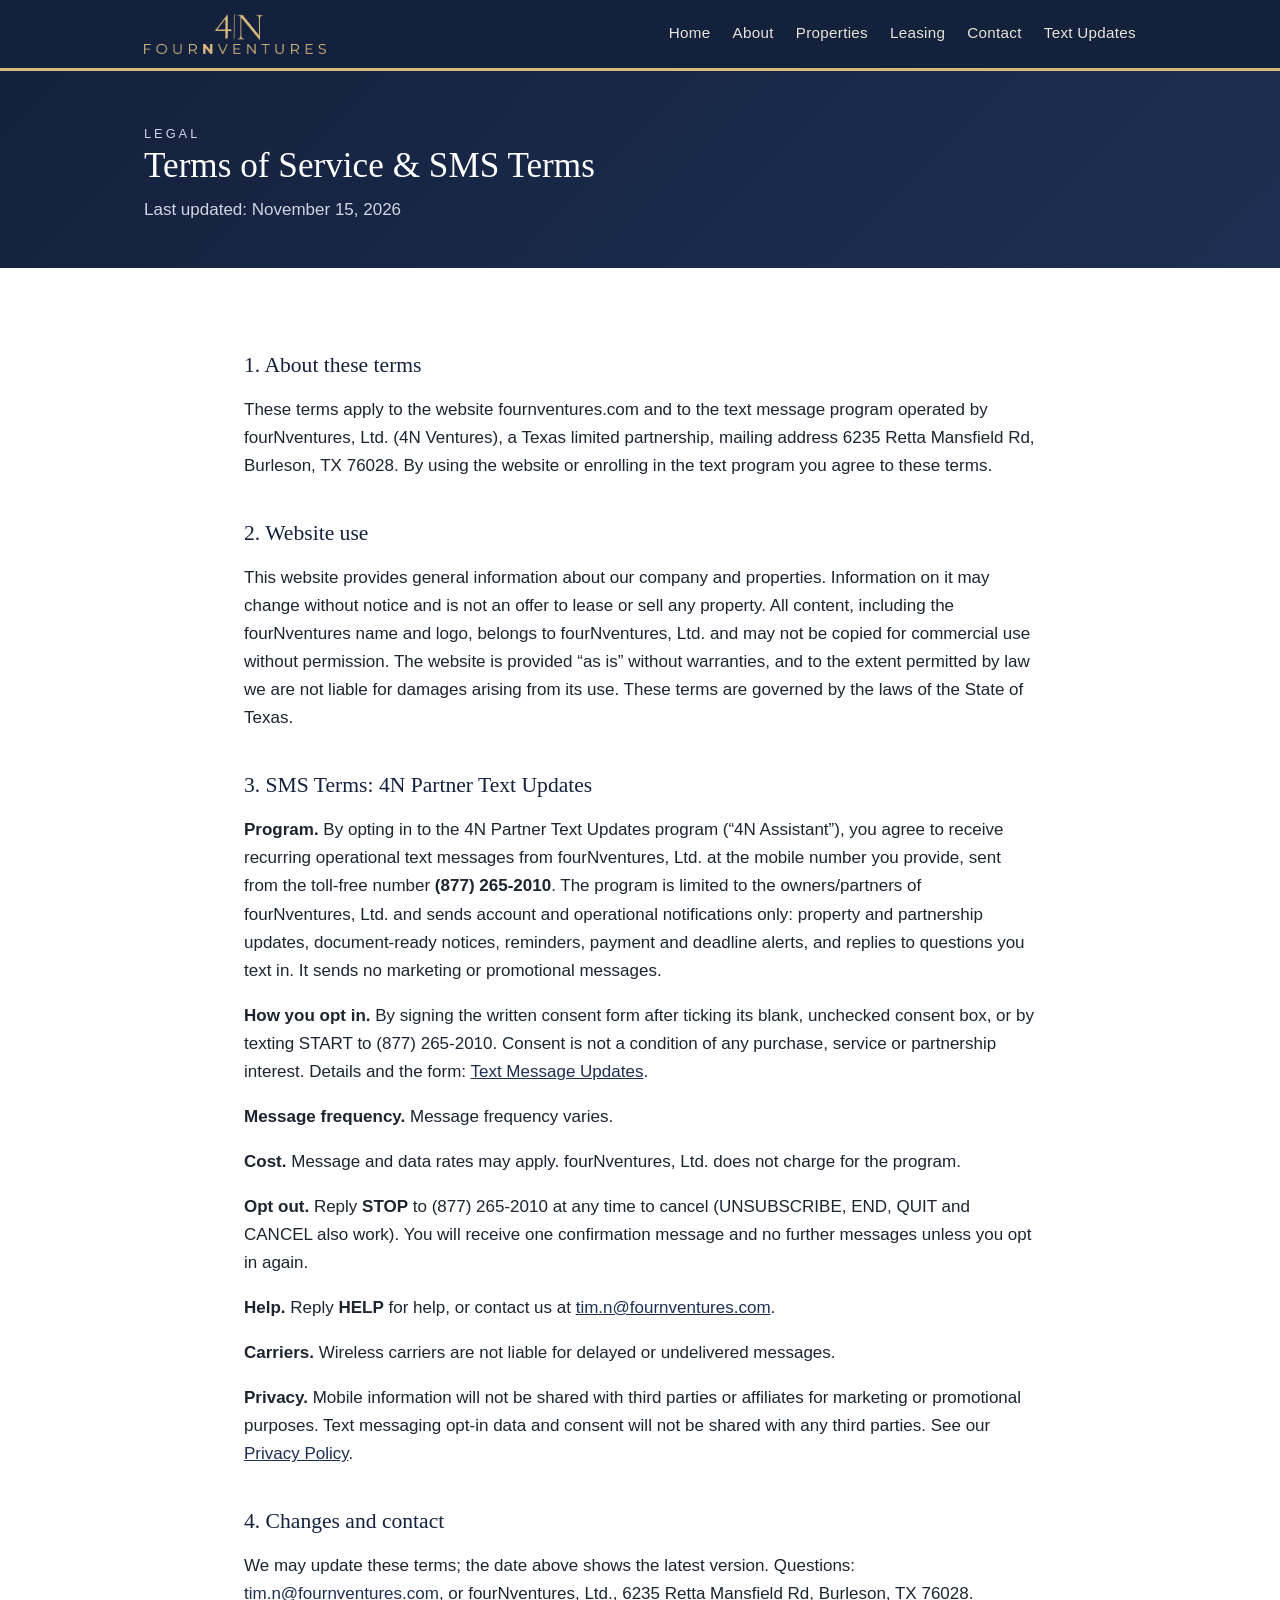
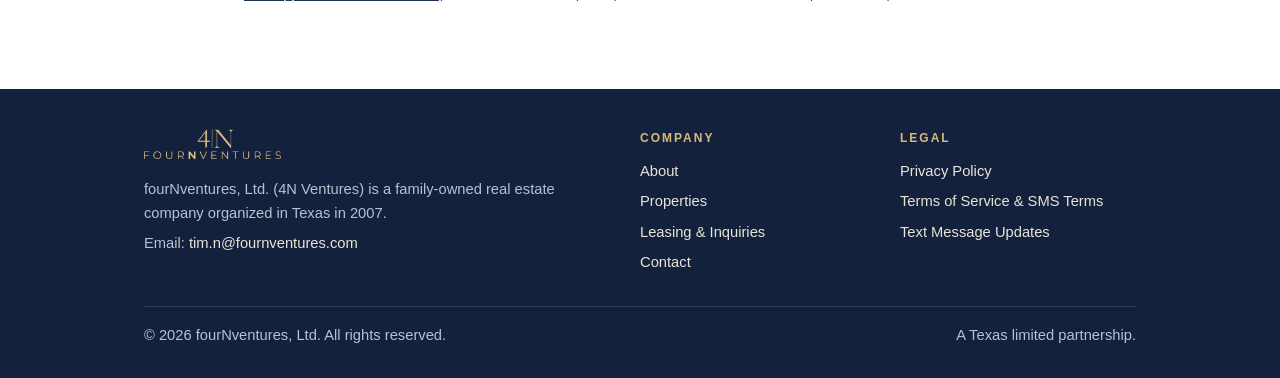
<file: terms.html>
<!DOCTYPE html>
<html lang="en">
<head>
<meta charset="utf-8">
<meta name="viewport" content="width=device-width, initial-scale=1">
<title>Terms of Service & SMS Terms | fourNventures, Ltd.</title>
<meta name="description" content="Terms of Service for the fourNventures, Ltd. website and SMS Terms for the 4N Partner Text Updates program at (877) 265-2010: frequency, rates, HELP and STOP.">
<link rel="canonical" href="https://fournventures.com/terms">
<meta property="og:type" content="website">
<meta property="og:site_name" content="fourNventures, Ltd.">
<meta property="og:title" content="Terms of Service & SMS Terms | fourNventures, Ltd.">
<meta property="og:description" content="Terms of Service for the fourNventures, Ltd. website and SMS Terms for the 4N Partner Text Updates program at (877) 265-2010: frequency, rates, HELP and STOP.">
<meta property="og:url" content="https://fournventures.com/terms">
<meta property="og:image" content="https://fournventures.com/assets/favicon-192.png">
<link rel="icon" href="/favicon.ico" sizes="any">
<link rel="icon" type="image/png" sizes="32x32" href="/assets/favicon-32.png">
<link rel="apple-touch-icon" href="/assets/apple-touch-icon.png">
<meta name="theme-color" content="#14213d">
<link rel="stylesheet" href="/style.css">
</head>
<body>
<a class="skip" href="#main">Skip to content</a>
<header class="top"><div class="wrap">
<a class="brand" href="/" aria-label="fourNventures, Ltd. home"><img src="/assets/logo-gold.png" alt="fourNventures (4N Ventures) logo" width="183" height="40"></a>
<nav aria-label="Main"><a href="/">Home</a><a href="/about">About</a><a href="/properties">Properties</a><a href="/leasing">Leasing</a><a href="/contact">Contact</a><a href="/sms">Text Updates</a></nav>
</div></header>
<div id="main">
<div class="pagehead"><div class="wrap"><p class="eyebrow">Legal</p><h1>Terms of Service &amp; SMS Terms</h1><p>Last updated: November 15, 2026</p></div></div>
<main class="doc"><div class="wrap">
<h2>1. About these terms</h2>
<p>These terms apply to the website fournventures.com and to the text message program operated by fourNventures, Ltd. (4N Ventures), a Texas limited partnership, mailing address 6235 Retta Mansfield Rd, Burleson, TX 76028. By using the website or enrolling in the text program you agree to these terms.</p>

<h2>2. Website use</h2>
<p>This website provides general information about our company and properties. Information on it may change without notice and is not an offer to lease or sell any property. All content, including the fourNventures name and logo, belongs to fourNventures, Ltd. and may not be copied for commercial use without permission. The website is provided &ldquo;as is&rdquo; without warranties, and to the extent permitted by law we are not liable for damages arising from its use. These terms are governed by the laws of the State of Texas.</p>

<h2 id="sms">3. SMS Terms: 4N Partner Text Updates</h2>
<p><strong>Program.</strong> By opting in to the 4N Partner Text Updates program (&ldquo;4N Assistant&rdquo;), you agree to receive recurring operational text messages from fourNventures, Ltd. at the mobile number you provide, sent from the toll-free number <strong>(877) 265-2010</strong>. The program is limited to the owners/partners of fourNventures, Ltd. and sends account and operational notifications only: property and partnership updates, document-ready notices, reminders, payment and deadline alerts, and replies to questions you text in. It sends no marketing or promotional messages.</p>
<p id="opt-in"><strong>How you opt in.</strong> By signing the written consent form after ticking its blank, unchecked consent box, or by texting START to (877) 265-2010. Consent is not a condition of any purchase, service or partnership interest. Details and the form: <a href="/sms">Text Message Updates</a>.</p>
<p><strong>Message frequency.</strong> Message frequency varies.</p>
<p><strong>Cost.</strong> Message and data rates may apply. fourNventures, Ltd. does not charge for the program.</p>
<p><strong>Opt out.</strong> Reply <strong>STOP</strong> to (877) 265-2010 at any time to cancel (UNSUBSCRIBE, END, QUIT and CANCEL also work). You will receive one confirmation message and no further messages unless you opt in again.</p>
<p><strong>Help.</strong> Reply <strong>HELP</strong> for help, or contact us at <a href="mailto:tim.n@fournventures.com">tim.n@fournventures.com</a>.</p>
<p><strong>Carriers.</strong> Wireless carriers are not liable for delayed or undelivered messages.</p>
<p><strong>Privacy.</strong> Mobile information will not be shared with third parties or affiliates for marketing or promotional purposes. Text messaging opt-in data and consent will not be shared with any third parties. See our <a href="/privacy">Privacy Policy</a>.</p>

<h2>4. Changes and contact</h2>
<p>We may update these terms; the date above shows the latest version. Questions: <a href="mailto:tim.n@fournventures.com">tim.n@fournventures.com</a>, or fourNventures, Ltd., 6235 Retta Mansfield Rd, Burleson, TX 76028.</p>
</div></main>
</div>
<footer><div class="wrap">
<div class="cols">
<div><img src="/assets/logo-gold.png" alt="fourNventures" width="137" height="30">
<p>fourNventures, Ltd. (4N Ventures) is a family-owned real estate company organized in Texas in 2007.</p>
<p>Email: <a href="mailto:tim.n@fournventures.com">tim.n@fournventures.com</a></p></div>
<div><h4>Company</h4><ul><li><a href="/about">About</a></li><li><a href="/properties">Properties</a></li><li><a href="/leasing">Leasing &amp; Inquiries</a></li><li><a href="/contact">Contact</a></li></ul></div>
<div><h4>Legal</h4><ul><li><a href="/privacy">Privacy Policy</a></li><li><a href="/terms">Terms of Service &amp; SMS Terms</a></li><li><a href="/sms">Text Message Updates</a></li></ul></div>
</div>
<div class="legal"><span>&copy; 2026 fourNventures, Ltd. All rights reserved.</span><span>A Texas limited partnership.</span></div>
</div></footer>
</body>
</html>
</file>
<file: style.css>
:root{--navy:#14213d;--navy2:#1d2f52;--gold:#d9b97a;--gold-d:#8a6a2f;--ink:#1d2430;--muted:#5b6575;--bg:#f6f4ef;--line:#e5e1d8}
*{box-sizing:border-box}
html{scroll-behavior:smooth}
body{margin:0;font-family:-apple-system,BlinkMacSystemFont,"Segoe UI",Roboto,Helvetica,Arial,sans-serif;color:var(--ink);background:#fff;line-height:1.65;font-size:17px}
a{color:var(--navy2)}
a:hover{color:var(--gold-d)}
img{max-width:100%;height:auto}
.wrap{max-width:1040px;margin:0 auto;padding:0 24px}
.skip{position:absolute;left:-9999px}
.skip:focus{left:10px;top:10px;background:#fff;padding:8px;z-index:9}
/* header */
header.top{background:var(--navy);border-bottom:3px solid var(--gold)}
.top .wrap{display:flex;align-items:center;justify-content:space-between;flex-wrap:wrap;gap:10px 24px;padding-top:14px;padding-bottom:14px}
.brand{display:block;line-height:0}
.brand img{height:40px;width:auto}
nav{display:flex;flex-wrap:wrap;gap:4px 22px}
nav a{color:#e9e4d8;text-decoration:none;font-size:.95rem;letter-spacing:.3px;padding:4px 0;border-bottom:2px solid transparent}
nav a:hover,nav a[aria-current=page]{color:var(--gold);border-bottom-color:var(--gold)}
/* hero */
.hero{background:linear-gradient(135deg,var(--navy) 0%,var(--navy2) 60%,#2b406b 100%);color:#fff;padding:88px 0 80px;position:relative;overflow:hidden}
.hero:after{content:"";position:absolute;right:-140px;top:-140px;width:420px;height:420px;border:1px solid rgba(217,185,122,.35);transform:rotate(45deg)}
.eyebrow{color:var(--gold);text-transform:uppercase;letter-spacing:3px;font-size:.8rem;margin:0 0 14px}
.hero h1{font-family:Georgia,"Times New Roman",serif;font-weight:400;font-size:2.7rem;line-height:1.2;margin:0 0 18px;max-width:760px}
.hero p.lead{font-size:1.18rem;color:#d7dbe4;max-width:680px;margin:0 0 28px}
.btn{display:inline-block;background:var(--gold);color:var(--navy);text-decoration:none;font-weight:600;padding:12px 22px;border-radius:4px;margin:0 10px 10px 0}
.btn:hover{background:#e6cb94;color:var(--navy)}
.btn.ghost{background:transparent;color:#fff;border:1px solid rgba(255,255,255,.5)}
.btn.ghost:hover{border-color:var(--gold);color:var(--gold)}
.pagehead{background:linear-gradient(135deg,var(--navy) 0%,var(--navy2) 100%);color:#fff;padding:52px 0 44px}
.pagehead h1{font-family:Georgia,"Times New Roman",serif;font-weight:400;font-size:2.2rem;line-height:1.25;margin:0 0 8px}
.pagehead p{color:#cfd5e1;margin:0;max-width:720px}
/* sections */
section{padding:60px 0;border-bottom:1px solid var(--line)}
section.alt{background:var(--bg)}
h2{font-family:Georgia,"Times New Roman",serif;font-weight:400;font-size:1.7rem;line-height:1.3;margin:0 0 16px;color:var(--navy)}
h3{font-size:1.08rem;margin:0 0 8px;color:var(--navy)}
.grid{display:grid;grid-template-columns:repeat(3,1fr);gap:24px}
.grid.two{grid-template-columns:repeat(2,1fr)}
.card{background:#fff;border:1px solid var(--line);border-top:3px solid var(--gold);border-radius:6px;padding:24px}
.card p{margin:0 0 8px}
.card p:last-child{margin-bottom:0}
.tag{display:inline-block;font-size:.75rem;text-transform:uppercase;letter-spacing:1.5px;color:var(--gold-d);font-weight:700;margin-bottom:6px}
.facts{display:grid;grid-template-columns:repeat(4,1fr);gap:16px;margin-top:8px}
.fact{border-left:3px solid var(--gold);padding:4px 0 4px 14px}
.fact b{display:block;color:var(--navy);font-size:1.05rem}
.fact span{color:var(--muted);font-size:.92rem}
.cta{background:var(--navy);color:#fff;border-radius:8px;padding:34px;display:flex;justify-content:space-between;align-items:center;gap:20px;flex-wrap:wrap}
.cta h2{color:#fff;margin:0 0 6px}
.cta p{margin:0;color:#cfd5e1;max-width:620px}
main.doc{padding:44px 0 64px}
main.doc .wrap{max-width:840px}
main.doc h2{font-size:1.35rem;margin:1.8em 0 .5em}
main.doc li{margin-bottom:6px}
.notice{background:var(--bg);border:1px solid var(--line);border-left:4px solid var(--gold);border-radius:6px;padding:18px 22px;margin:18px 0}
.consent{border:2px solid var(--navy);border-radius:8px;padding:22px 24px;margin:20px 0;background:#fff}
.consent .box{display:inline-block;width:18px;height:18px;border:2px solid var(--navy);border-radius:3px;vertical-align:-3px;margin-right:8px;background:#fff}
.legal-links{font-size:.95rem;margin:12px 0 0}
figure{margin:20px 0}
figure img{border:1px solid #ccc;border-radius:4px}
figcaption{color:var(--muted);font-size:.9rem;margin-top:6px}
.muted{color:var(--muted);font-size:.95rem}
dl.contact{display:grid;grid-template-columns:190px 1fr;gap:12px 18px;margin:0}
dl.contact dt{font-weight:600;color:var(--navy)}
dl.contact dd{margin:0}
/* footer */
footer{background:var(--navy);color:#b9c0cf;font-size:.92rem;padding:40px 0 30px}
footer .cols{display:grid;grid-template-columns:2fr 1fr 1fr;gap:24px}
footer img{height:30px;width:auto;margin-bottom:10px}
footer p{margin:0 0 6px}
footer a{color:#e9e4d8;text-decoration:none}
footer a:hover{color:var(--gold)}
footer ul{list-style:none;margin:0;padding:0}
footer li{margin-bottom:6px}
footer h4{color:var(--gold);text-transform:uppercase;letter-spacing:2px;font-size:.75rem;margin:0 0 10px}
footer .legal{border-top:1px solid rgba(255,255,255,.12);margin-top:26px;padding-top:16px;display:flex;justify-content:space-between;flex-wrap:wrap;gap:8px}
@media(max-width:820px){.hero:after{display:none}.grid,.grid.two{grid-template-columns:1fr}.facts{grid-template-columns:1fr 1fr}footer .cols{grid-template-columns:1fr}.hero h1{font-size:2.05rem}.hero{padding:60px 0}dl.contact{grid-template-columns:1fr;gap:2px}dl.contact dd{margin-bottom:12px}}
@media(max-width:480px){.facts{grid-template-columns:1fr}.brand img{height:32px}nav{gap:2px 16px}body{font-size:16px}.pagehead h1{font-size:1.8rem}}
</file>
